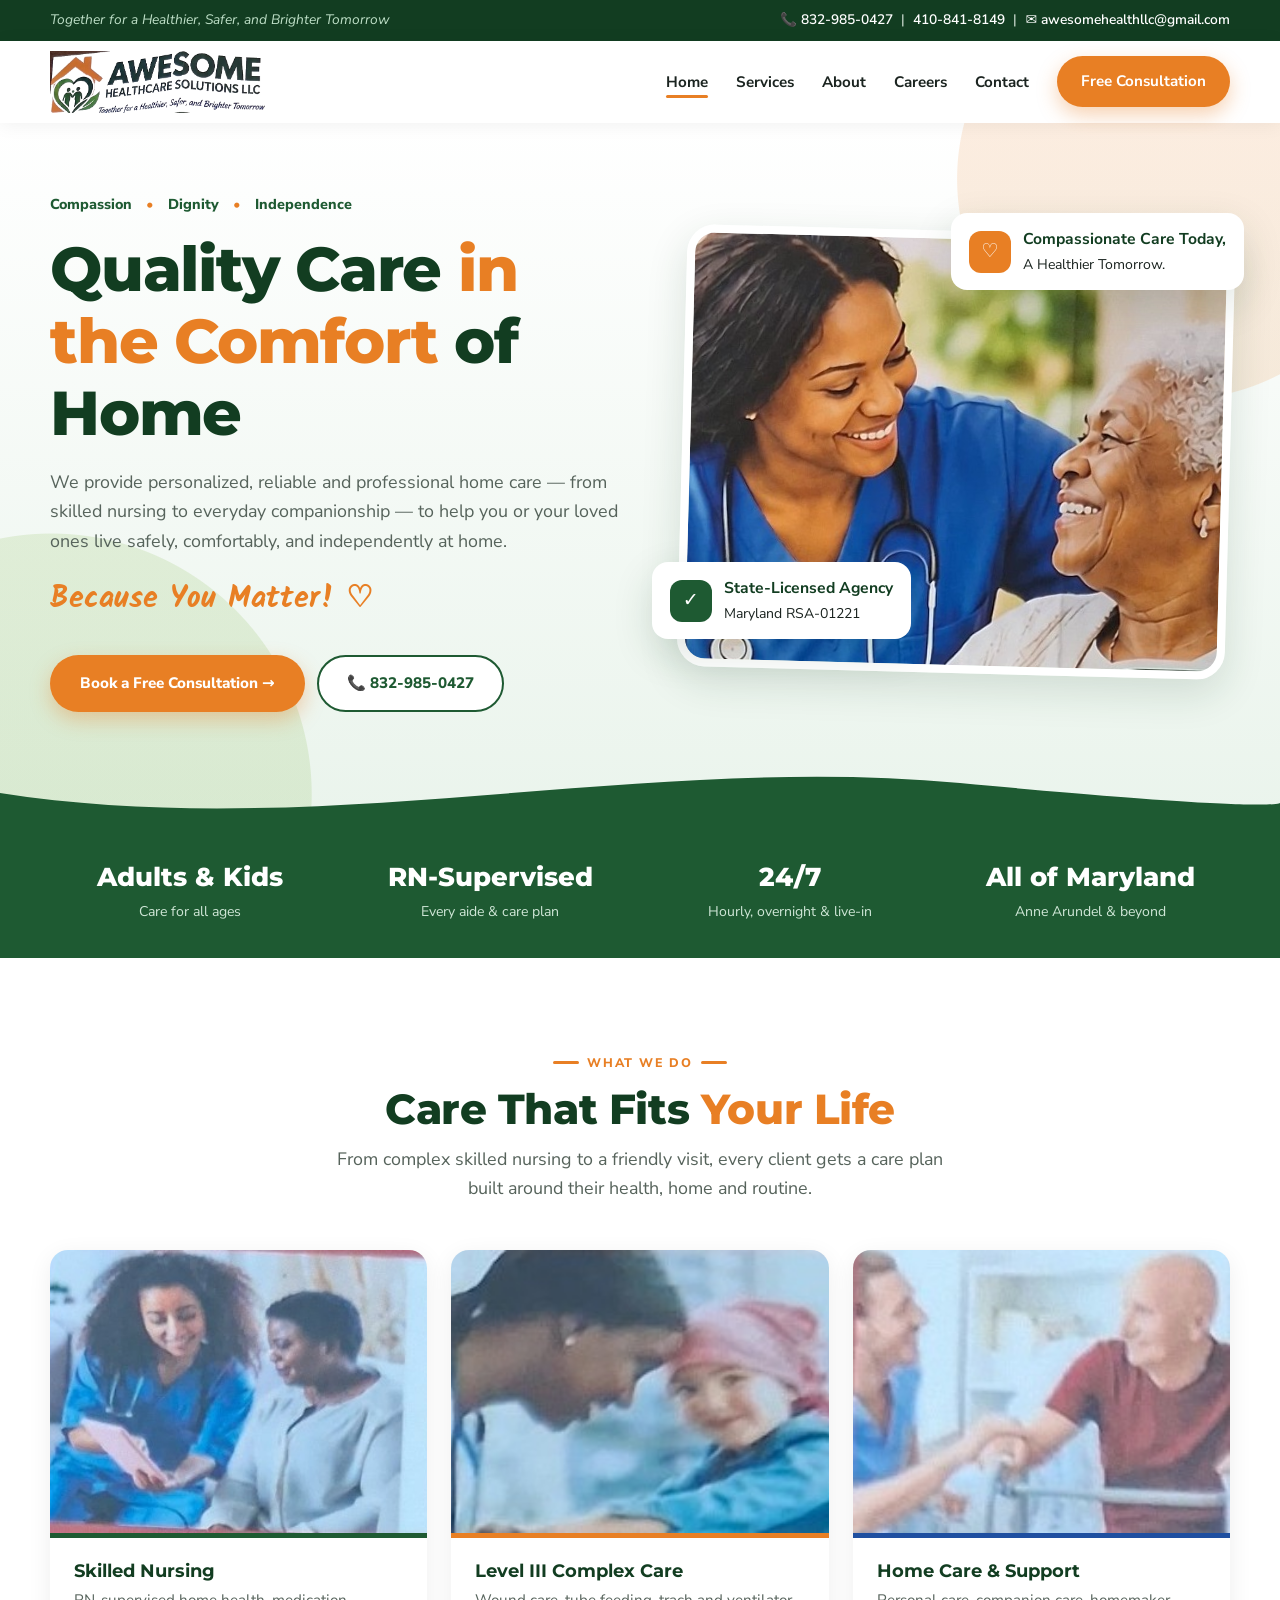
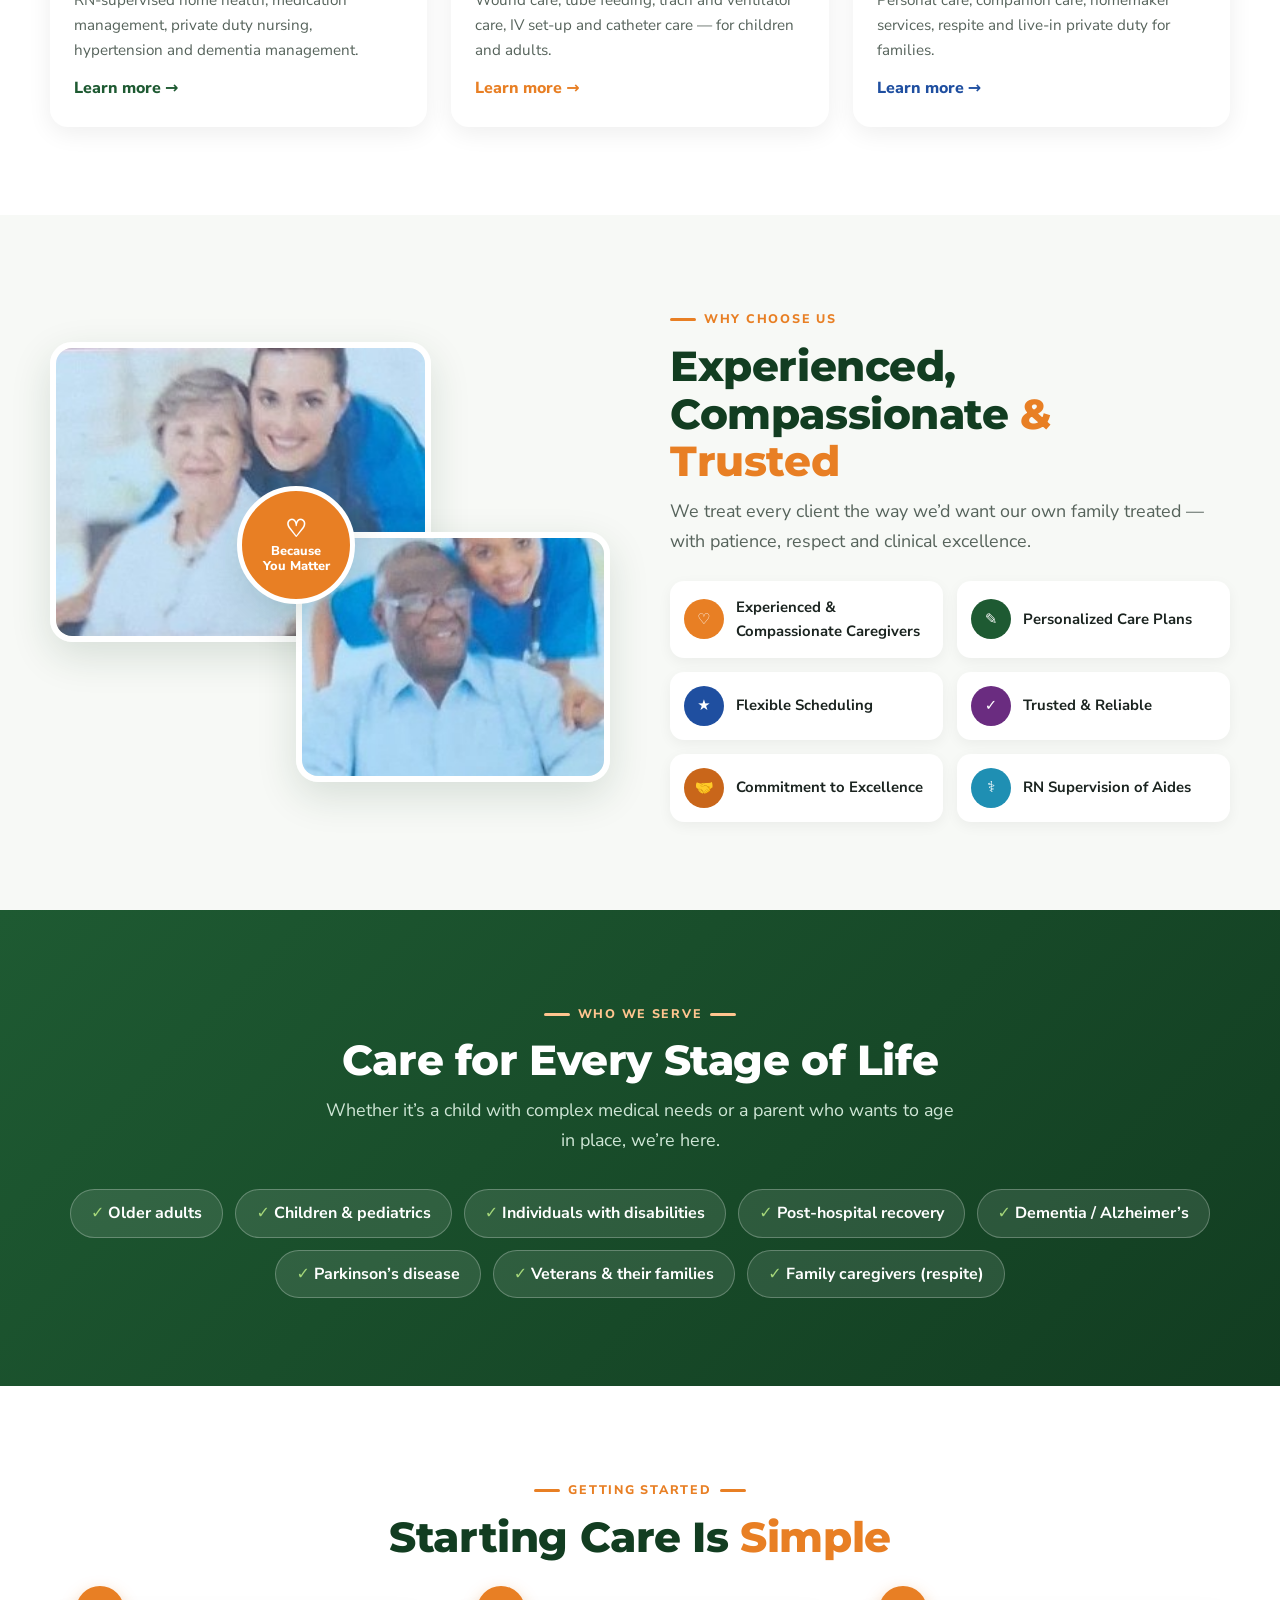
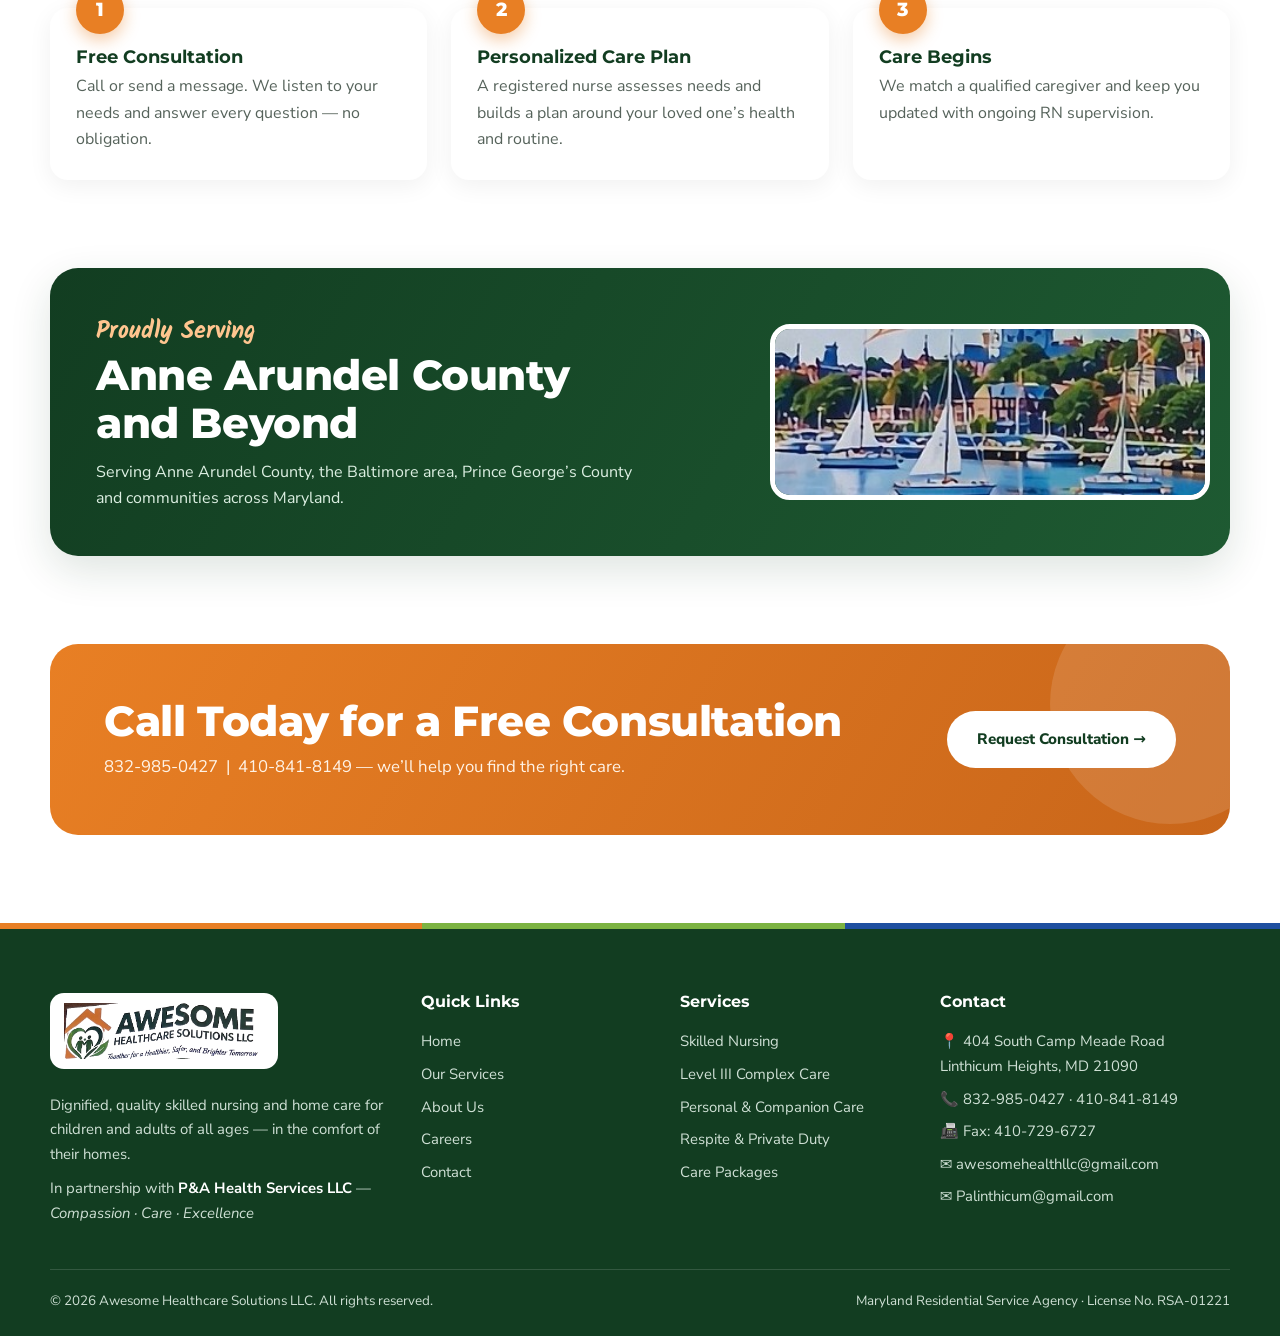
<file: index.html>
<!DOCTYPE html>
<html lang="en">
<head>
<meta charset="UTF-8">
<meta name="viewport" content="width=device-width, initial-scale=1.0">
<title>Home Care &amp; Skilled Nursing in Maryland | Awesome Healthcare Solutions LLC</title>
<meta name="description" content="Licensed Maryland home care agency providing skilled nursing, Level III complex care, personal care, companion care and respite for children and adults.">
<link rel="icon" type="image/png" href="images/logo-mark.png">
<link rel="preconnect" href="https://fonts.googleapis.com">
<link rel="preconnect" href="https://fonts.gstatic.com" crossorigin>
<link href="https://fonts.googleapis.com/css2?family=Montserrat:wght@700;800&family=Nunito+Sans:wght@400;600;700;800&family=Kalam:wght@700&display=swap" rel="stylesheet">
<link rel="stylesheet" href="styles.css">
</head>
<body>
<div class="topbar"><div class="container">
  <span class="tag">Together for a Healthier, Safer, and Brighter Tomorrow</span>
  <span><a href="tel:+18329850427">📞 832-985-0427</a> &nbsp;|&nbsp; <a href="tel:+14108418149">410-841-8149</a><span class="hide-sm"> &nbsp;|&nbsp; <a href="mailto:awesomehealthllc@gmail.com">✉ awesomehealthllc@gmail.com</a></span></span>
</div></div>
<header class="nav"><div class="container">
  <a class="brand" href="index.html"><img src="images/logo-full.png" alt="Awesome Healthcare Solutions LLC"></a>
  <button class="burger" aria-label="Open menu">☰</button>
  <ul class="menu">
    <li><a href="index.html">Home</a></li>
    <li><a href="services.html">Services</a></li>
    <li><a href="about.html">About</a></li>
    <li><a href="careers.html">Careers</a></li>
    <li><a href="contact.html">Contact</a></li>
    <li><a class="btn btn-primary" href="contact.html#consult">Free Consultation</a></li>
  </ul>
</div></header>

<section class="hero"><div class="container">
  <div>
    <div class="pillars"><span>Compassion</span><span>Dignity</span><span>Independence</span></div>
    <h1>Quality Care <span class="o">in the Comfort</span> of Home</h1>
    <p class="lead" style="margin-top:18px">We provide personalized, reliable and professional home care &mdash; from skilled nursing to everyday companionship &mdash; to help you or your loved ones live safely, comfortably, and independently at home.</p>
    <span class="script">Because You Matter! ♡</span>
    <div class="btn-row"><a class="btn btn-primary" href="contact.html#consult">Book a Free Consultation →</a><a class="btn btn-outline" href="tel:+18329850427">📞 832-985-0427</a></div>
  </div>
  <div class="hero-media">
    <div class="photo"><img src="images/hero.jpg" alt="Smiling nurse caring for an older woman at home"></div>
    <div class="float f2"><div class="dot">♡</div><div><b>Compassionate Care Today,</b>A Healthier Tomorrow.</div></div>
    <div class="float f1"><div class="dot">✓</div><div><b>State-Licensed Agency</b>Maryland RSA-01221</div></div>
  </div>
</div><div class="wave"><svg viewBox="0 0 1440 70" preserveAspectRatio="none"><path d="M0 40 C 360 90 720 0 1080 30 S 1440 50 1440 50 V70 H0Z" fill="#1e5a32"/></svg></div></section>

<div class="ribbon"><div class="container">
  <div><strong>Adults &amp; Kids</strong><span>Care for all ages</span></div>
  <div><strong>RN-Supervised</strong><span>Every aide &amp; care plan</span></div>
  <div><strong>24/7</strong><span>Hourly, overnight &amp; live-in</span></div>
  <div><strong>All of Maryland</strong><span>Anne Arundel &amp; beyond</span></div>
</div></div>

<section><div class="container center reveal">
  <span class="eyebrow">What We Do</span>
  <h2>Care That Fits <span class="o">Your Life</span></h2>
  <p class="lead">From complex skilled nursing to a friendly visit, every client gets a care plan built around their health, home and routine.</p>
  <div class="grid g3 mt">
    <a class="pcard" style="--c:var(--green)" href="services.html#skilled"><img src="images/care-5.jpg" alt="Nurse reviewing care with a client"><div class="in"><h3>Skilled Nursing</h3><p>RN-supervised home health, medication management, private duty nursing, hypertension and dementia management.</p><span class="more">Learn more →</span></div></a>
    <a class="pcard" style="--c:var(--orange)" href="services.html#complex"><img src="images/care-3.jpg" alt="Nurse caring for a child"><div class="in"><h3>Level III Complex Care</h3><p>Wound care, tube feeding, trach and ventilator care, IV set-up and catheter care &mdash; for children and adults.</p><span class="more">Learn more →</span></div></a>
    <a class="pcard" style="--c:var(--blue)" href="services.html#homecare"><img src="images/care-4.jpg" alt="Caregiver helping an older man with a walker"><div class="in"><h3>Home Care &amp; Support</h3><p>Personal care, companion care, homemaker services, respite and live-in private duty for families.</p><span class="more">Learn more →</span></div></a>
  </div>
</div></section>

<section class="soft"><div class="container split">
  <div class="stack reveal">
    <img class="a" src="images/care-1.jpg" alt="Caregiver with a smiling older woman">
    <img class="b" src="images/care-2.jpg" alt="Nurse with a smiling older man">
    <div class="seal"><div><b>♡</b>Because<br>You Matter</div></div>
  </div>
  <div class="reveal">
    <span class="eyebrow">Why Choose Us</span>
    <h2>Experienced, Compassionate <span class="o">&amp; Trusted</span></h2>
    <p class="lead">We treat every client the way we&rsquo;d want our own family treated &mdash; with patience, respect and clinical excellence.</p>
    <div class="why">
      <div><i style="background:var(--orange)">♡</i>Experienced &amp; Compassionate Caregivers</div>
      <div><i style="background:var(--green)">✎</i>Personalized Care Plans</div>
      <div><i style="background:var(--blue)">★</i>Flexible Scheduling</div>
      <div><i style="background:var(--purple)">✓</i>Trusted &amp; Reliable</div>
      <div><i style="background:var(--orange-dk)">🤝</i>Commitment to Excellence</div>
      <div><i style="background:var(--teal)">⚕</i>RN Supervision of Aides</div>
    </div>
  </div>
</div></section>

<section class="serve"><div class="container center reveal">
  <span class="eyebrow">Who We Serve</span>
  <h2>Care for Every Stage of Life</h2>
  <p class="lead">Whether it&rsquo;s a child with complex medical needs or a parent who wants to age in place, we&rsquo;re here.</p>
  <div class="chips"><span>Older adults</span><span>Children &amp; pediatrics</span><span>Individuals with disabilities</span><span>Post-hospital recovery</span><span>Dementia / Alzheimer&rsquo;s</span><span>Parkinson&rsquo;s disease</span><span>Veterans &amp; their families</span><span>Family caregivers (respite)</span></div>
</div></section>

<section><div class="container center reveal">
  <span class="eyebrow">Getting Started</span>
  <h2>Starting Care Is <span class="o">Simple</span></h2>
  <div class="grid g3 mt steps">
    <div class="step"><h3>Free Consultation</h3><p>Call or send a message. We listen to your needs and answer every question &mdash; no obligation.</p></div>
    <div class="step"><h3>Personalized Care Plan</h3><p>A registered nurse assesses needs and builds a plan around your loved one&rsquo;s health and routine.</p></div>
    <div class="step"><h3>Care Begins</h3><p>We match a qualified caregiver and keep you updated with ongoing RN supervision.</p></div>
  </div>
</div></section>

<section style="padding-top:0"><div class="container reveal">
  <div class="harbor"><div class="txt">
    <span class="script">Proudly Serving</span>
    <h2>Anne Arundel County and Beyond</h2>
    <p>Serving Anne Arundel County, the Baltimore area, Prince George&rsquo;s County and communities across Maryland.</p>
  </div><img src="images/annapolis.jpg" alt="Annapolis harbor illustration"></div>
</div></section>

<section style="padding-top:0"><div class="container reveal">
  <div class="cta"><div><h2>Call Today for a Free Consultation</h2><p>832-985-0427 &nbsp;|&nbsp; 410-841-8149 &mdash; we&rsquo;ll help you find the right care.</p></div><a class="btn btn-light" href="contact.html#consult">Request Consultation →</a></div>
</div></section>

<footer><div class="container">
  <div class="grid">
    <div>
      <a class="flogo" href="index.html"><img src="images/logo-full.png" alt="Awesome Healthcare Solutions LLC"></a>
      <p>Dignified, quality skilled nursing and home care for children and adults of all ages &mdash; in the comfort of their homes.</p>
      <p style="margin-top:10px">In partnership with <strong style="color:#fff">P&amp;A Health Services LLC</strong> &mdash; <em>Compassion &middot; Care &middot; Excellence</em></p>
    </div>
    <div><h4>Quick Links</h4><ul>
      <li><a href="index.html">Home</a></li><li><a href="services.html">Our Services</a></li><li><a href="about.html">About Us</a></li>
      <li><a href="careers.html">Careers</a></li><li><a href="contact.html">Contact</a></li></ul></div>
    <div><h4>Services</h4><ul>
      <li><a href="services.html#skilled">Skilled Nursing</a></li><li><a href="services.html#complex">Level III Complex Care</a></li>
      <li><a href="services.html#homecare">Personal &amp; Companion Care</a></li><li><a href="services.html#homecare">Respite &amp; Private Duty</a></li><li><a href="services.html#packages">Care Packages</a></li></ul></div>
    <div><h4>Contact</h4><ul>
      <li>📍 404 South Camp Meade Road<br>Linthicum Heights, MD 21090</li>
      <li>📞 <a href="tel:+18329850427">832-985-0427</a> &middot; <a href="tel:+14108418149">410-841-8149</a></li>
      <li>📠 Fax: 410-729-6727</li>
      <li>✉ <a href="mailto:awesomehealthllc@gmail.com">awesomehealthllc@gmail.com</a></li>
      <li>✉ <a href="mailto:Palinthicum@gmail.com">Palinthicum@gmail.com</a></li></ul></div>
  </div>
  <div class="copy"><span>&copy; <span id="year"></span> Awesome Healthcare Solutions LLC. All rights reserved.</span><span>Maryland Residential Service Agency &middot; License No. RSA-01221</span></div>
</div></footer>
<a class="callfab" href="tel:+18329850427" aria-label="Call us">📞</a>
<script src="script.js"></script>
</body>
</html>
</file>
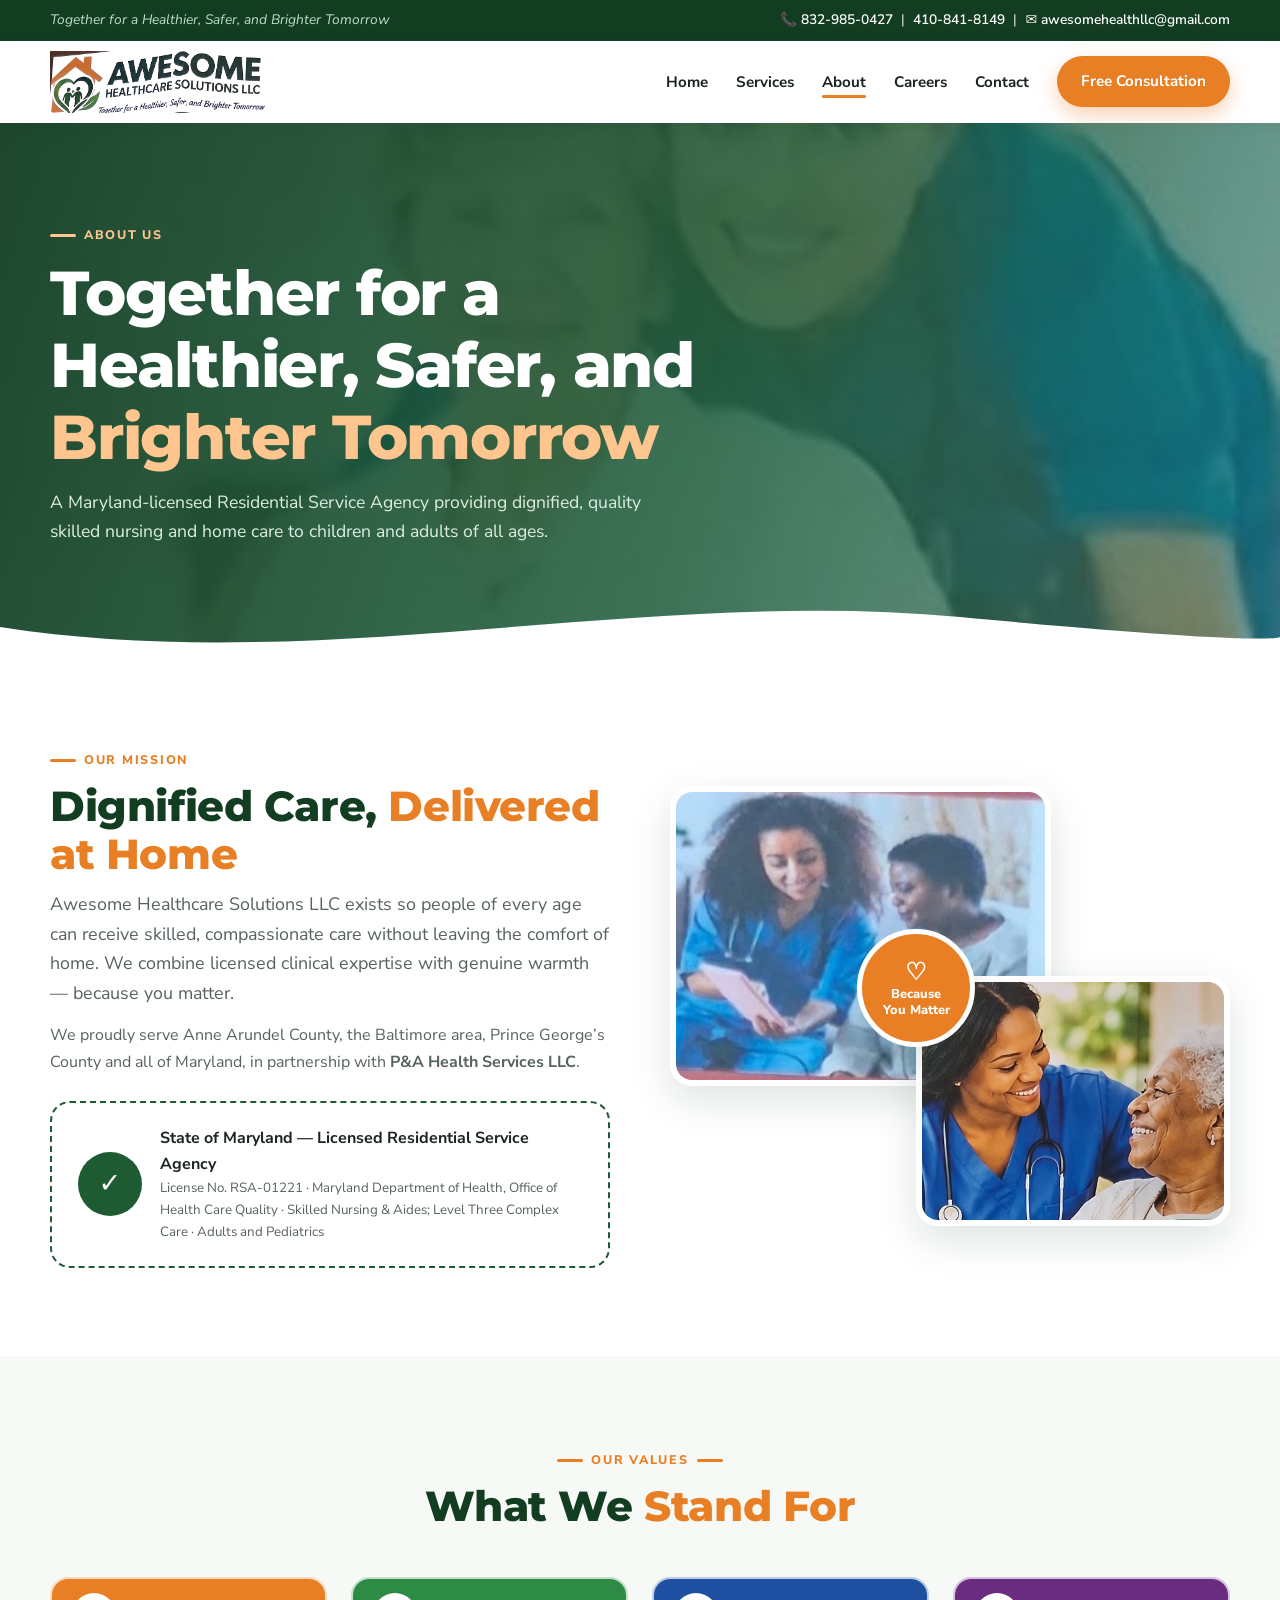
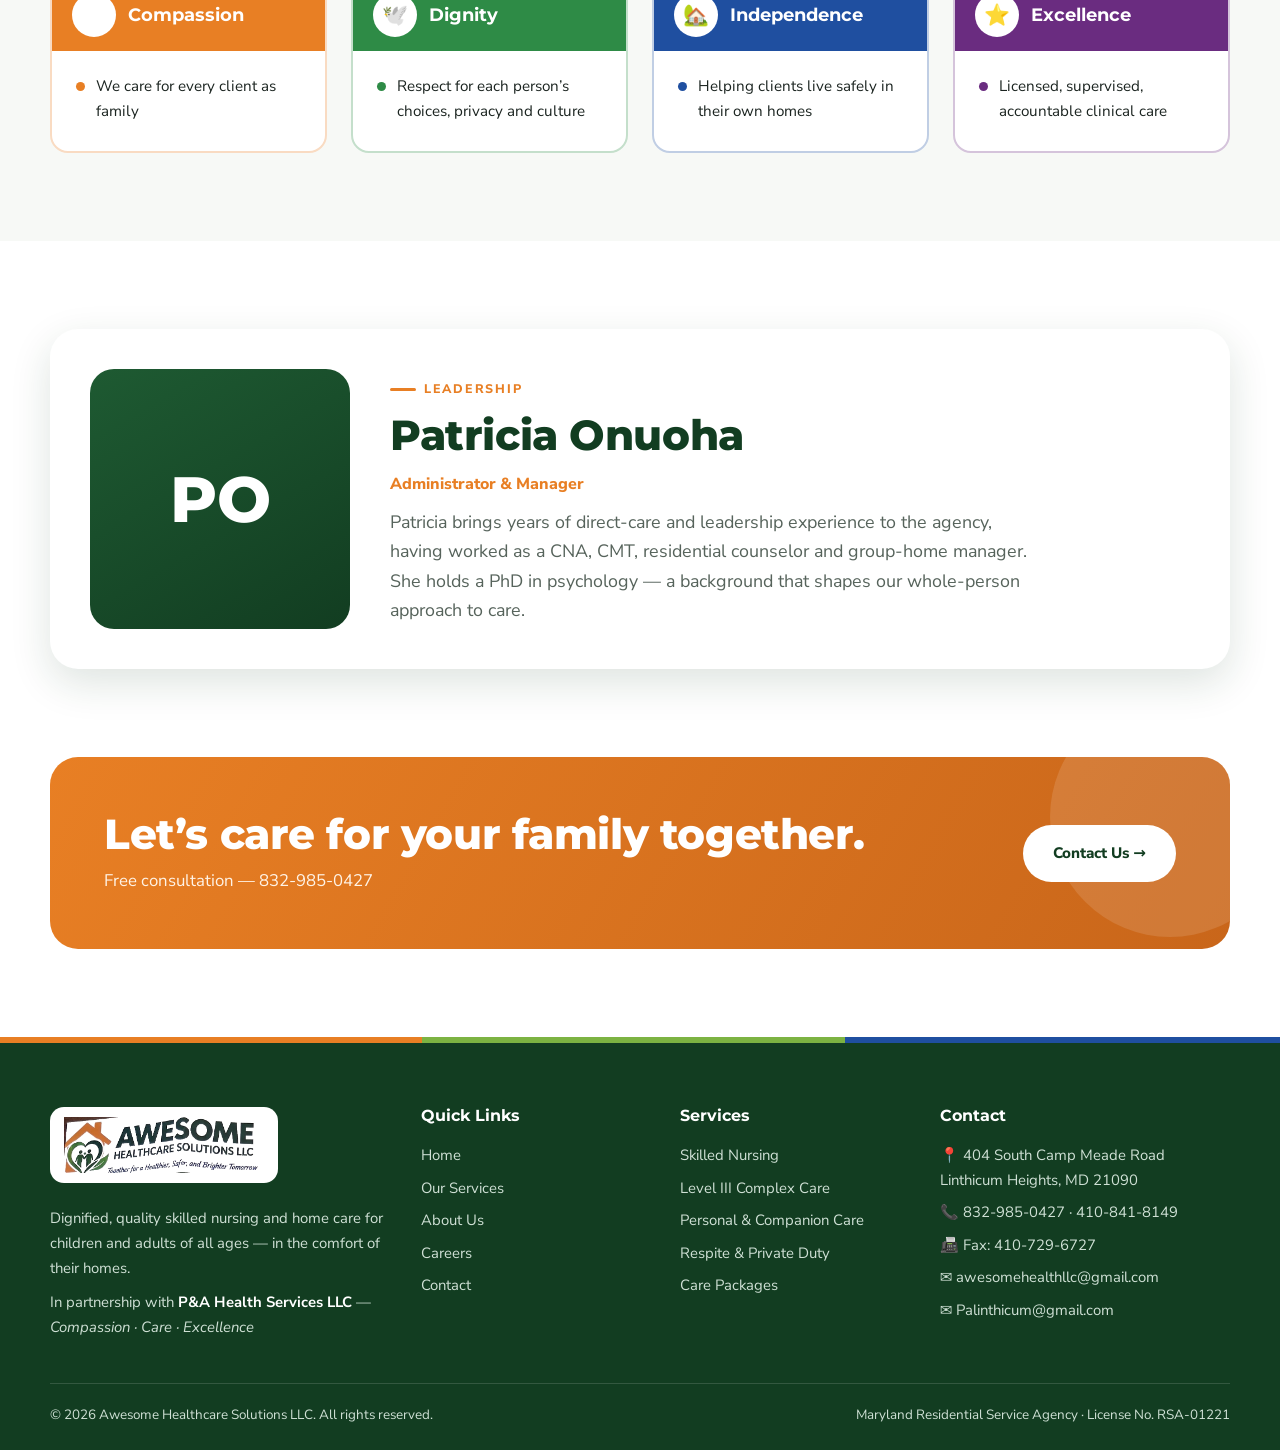
<file: about.html>
<!DOCTYPE html>
<html lang="en">
<head>
<meta charset="UTF-8">
<meta name="viewport" content="width=device-width, initial-scale=1.0">
<title>About Us | Awesome Healthcare Solutions LLC</title>
<meta name="description" content="About Awesome Healthcare Solutions LLC, a Maryland-licensed Residential Service Agency.">
<link rel="icon" type="image/png" href="images/logo-mark.png">
<link rel="preconnect" href="https://fonts.googleapis.com">
<link rel="preconnect" href="https://fonts.gstatic.com" crossorigin>
<link href="https://fonts.googleapis.com/css2?family=Montserrat:wght@700;800&family=Nunito+Sans:wght@400;600;700;800&family=Kalam:wght@700&display=swap" rel="stylesheet">
<link rel="stylesheet" href="styles.css">
</head>
<body>
<div class="topbar"><div class="container">
  <span class="tag">Together for a Healthier, Safer, and Brighter Tomorrow</span>
  <span><a href="tel:+18329850427">📞 832-985-0427</a> &nbsp;|&nbsp; <a href="tel:+14108418149">410-841-8149</a><span class="hide-sm"> &nbsp;|&nbsp; <a href="mailto:awesomehealthllc@gmail.com">✉ awesomehealthllc@gmail.com</a></span></span>
</div></div>
<header class="nav"><div class="container">
  <a class="brand" href="index.html"><img src="images/logo-full.png" alt="Awesome Healthcare Solutions LLC"></a>
  <button class="burger" aria-label="Open menu">☰</button>
  <ul class="menu">
    <li><a href="index.html">Home</a></li>
    <li><a href="services.html">Services</a></li>
    <li><a href="about.html">About</a></li>
    <li><a href="careers.html">Careers</a></li>
    <li><a href="contact.html">Contact</a></li>
    <li><a class="btn btn-primary" href="contact.html#consult">Free Consultation</a></li>
  </ul>
</div></header>
<section class="page-head" style="--bg:url('images/care-1.jpg')"><div class="container"><span class="eyebrow">About Us</span><h1>Together for a Healthier, Safer, and <span style="color:#ffc58f">Brighter Tomorrow</span></h1><p>A Maryland-licensed Residential Service Agency providing dignified, quality skilled nursing and home care to children and adults of all ages.</p></div><div class="wave"><svg viewBox="0 0 1440 70" preserveAspectRatio="none"><path d="M0 40 C 360 90 720 0 1080 30 S 1440 50 1440 50 V70 H0Z" fill="#ffffff"/></svg></div></section>

<section><div class="container split">
  <div class="reveal">
    <span class="eyebrow">Our Mission</span>
    <h2>Dignified Care, <span class="o">Delivered at Home</span></h2>
    <p class="lead">Awesome Healthcare Solutions LLC exists so people of every age can receive skilled, compassionate care without leaving the comfort of home. We combine licensed clinical expertise with genuine warmth &mdash; because you matter.</p>
    <p style="margin-top:14px;color:var(--muted)">We proudly serve Anne Arundel County, the Baltimore area, Prince George&rsquo;s County and all of Maryland, in partnership with <strong>P&amp;A Health Services LLC</strong>.</p>
    <div class="license"><div class="seal">✓</div><div><strong>State of Maryland &mdash; Licensed Residential Service Agency</strong><small>License No. RSA-01221 &middot; Maryland Department of Health, Office of Health Care Quality &middot; Skilled Nursing &amp; Aides; Level Three Complex Care &middot; Adults and Pediatrics</small></div></div>
  </div>
  <div class="stack reveal">
    <img class="a" src="images/care-5.jpg" alt="Nurse with a client">
    <img class="b" src="images/hero.jpg" alt="Nurse with an older woman">
    <div class="seal"><div><b>♡</b>Because<br>You Matter</div></div>
  </div>
</div></section>

<section class="soft"><div class="container center reveal">
  <span class="eyebrow">Our Values</span><h2>What We <span class="o">Stand For</span></h2>
  <div class="grid g4 mt">
<div class="svc c-orange"><div class="tab"><div class="ic">❤️</div><h3>Compassion</h3></div><div class="body"><ul><li>We care for every client as family</li></ul></div></div><div class="svc c-green"><div class="tab"><div class="ic">🕊️</div><h3>Dignity</h3></div><div class="body"><ul><li>Respect for each person&rsquo;s choices, privacy and culture</li></ul></div></div><div class="svc c-blue"><div class="tab"><div class="ic">🏡</div><h3>Independence</h3></div><div class="body"><ul><li>Helping clients live safely in their own homes</li></ul></div></div><div class="svc c-purple"><div class="tab"><div class="ic">⭐</div><h3>Excellence</h3></div><div class="body"><ul><li>Licensed, supervised, accountable clinical care</li></ul></div></div>
  </div>
</div></section>

<section><div class="container reveal">
  <div class="leader">
    <div class="avatar">PO</div>
    <div>
      <span class="eyebrow">Leadership</span>
      <h2>Patricia Onuoha</h2>
      <p style="font-weight:800;color:var(--orange);margin-bottom:10px">Administrator &amp; Manager</p>
      <p class="lead">Patricia brings years of direct-care and leadership experience to the agency, having worked as a CNA, CMT, residential counselor and group-home manager. She holds a PhD in psychology &mdash; a background that shapes our whole-person approach to care.</p>
    </div>
  </div>
</div></section>

<section style="padding-top:0"><div class="container reveal">
  <div class="cta"><div><h2>Let&rsquo;s care for your family together.</h2><p>Free consultation &mdash; 832-985-0427</p></div><a class="btn btn-light" href="contact.html#consult">Contact Us →</a></div>
</div></section>

<footer><div class="container">
  <div class="grid">
    <div>
      <a class="flogo" href="index.html"><img src="images/logo-full.png" alt="Awesome Healthcare Solutions LLC"></a>
      <p>Dignified, quality skilled nursing and home care for children and adults of all ages &mdash; in the comfort of their homes.</p>
      <p style="margin-top:10px">In partnership with <strong style="color:#fff">P&amp;A Health Services LLC</strong> &mdash; <em>Compassion &middot; Care &middot; Excellence</em></p>
    </div>
    <div><h4>Quick Links</h4><ul>
      <li><a href="index.html">Home</a></li><li><a href="services.html">Our Services</a></li><li><a href="about.html">About Us</a></li>
      <li><a href="careers.html">Careers</a></li><li><a href="contact.html">Contact</a></li></ul></div>
    <div><h4>Services</h4><ul>
      <li><a href="services.html#skilled">Skilled Nursing</a></li><li><a href="services.html#complex">Level III Complex Care</a></li>
      <li><a href="services.html#homecare">Personal &amp; Companion Care</a></li><li><a href="services.html#homecare">Respite &amp; Private Duty</a></li><li><a href="services.html#packages">Care Packages</a></li></ul></div>
    <div><h4>Contact</h4><ul>
      <li>📍 404 South Camp Meade Road<br>Linthicum Heights, MD 21090</li>
      <li>📞 <a href="tel:+18329850427">832-985-0427</a> &middot; <a href="tel:+14108418149">410-841-8149</a></li>
      <li>📠 Fax: 410-729-6727</li>
      <li>✉ <a href="mailto:awesomehealthllc@gmail.com">awesomehealthllc@gmail.com</a></li>
      <li>✉ <a href="mailto:Palinthicum@gmail.com">Palinthicum@gmail.com</a></li></ul></div>
  </div>
  <div class="copy"><span>&copy; <span id="year"></span> Awesome Healthcare Solutions LLC. All rights reserved.</span><span>Maryland Residential Service Agency &middot; License No. RSA-01221</span></div>
</div></footer>
<a class="callfab" href="tel:+18329850427" aria-label="Call us">📞</a>
<script src="script.js"></script>
</body>
</html>
</file>
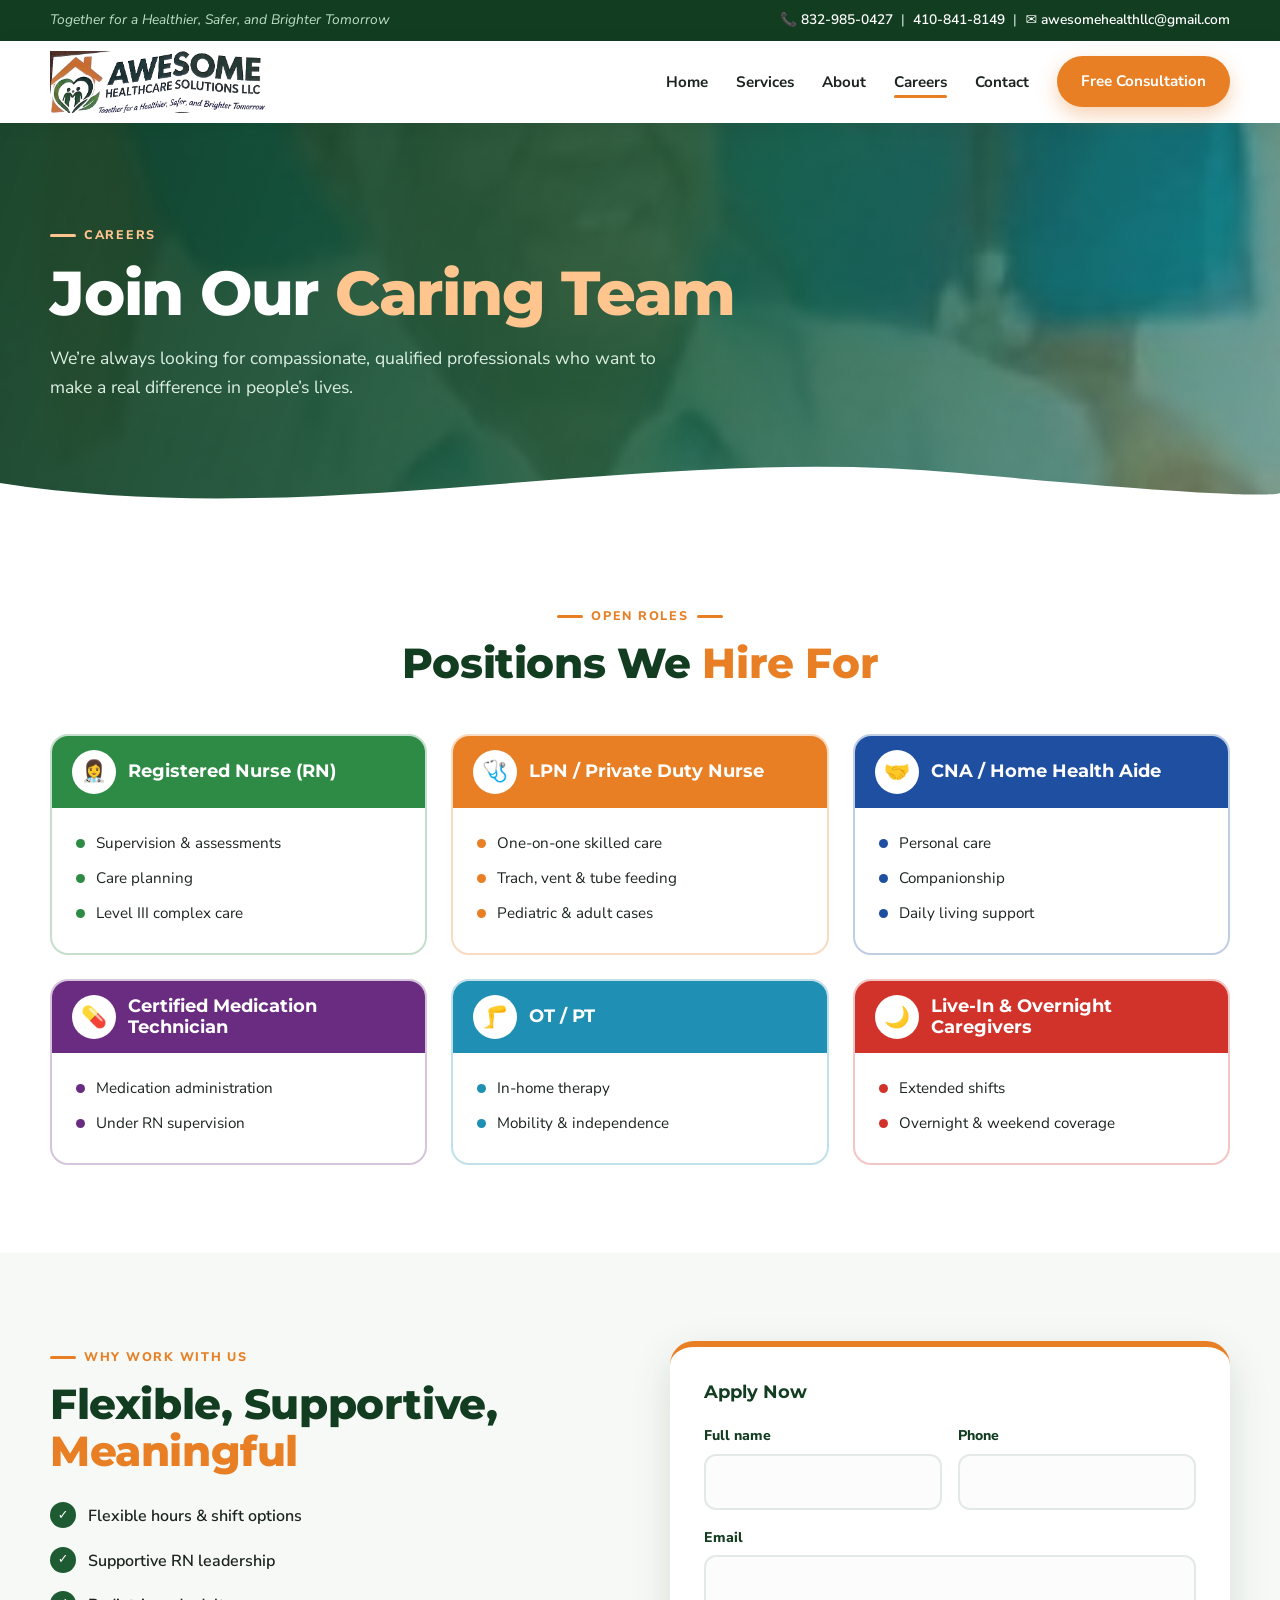
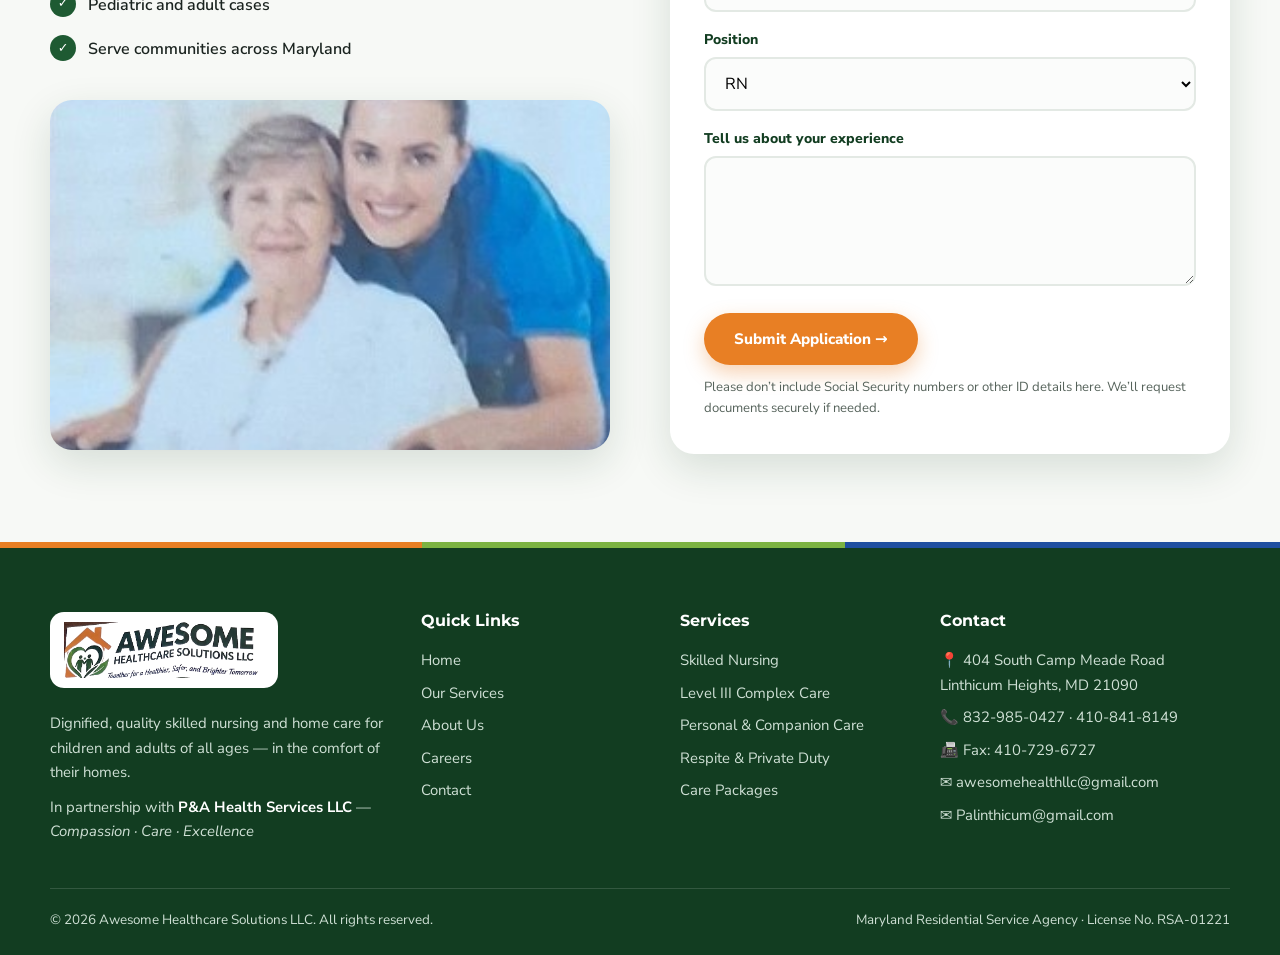
<file: careers.html>
<!DOCTYPE html>
<html lang="en">
<head>
<meta charset="UTF-8">
<meta name="viewport" content="width=device-width, initial-scale=1.0">
<title>Careers | Awesome Healthcare Solutions LLC</title>
<meta name="description" content="Join our team of RNs, LPNs, CNAs, CMTs and caregivers in Maryland.">
<link rel="icon" type="image/png" href="images/logo-mark.png">
<link rel="preconnect" href="https://fonts.googleapis.com">
<link rel="preconnect" href="https://fonts.gstatic.com" crossorigin>
<link href="https://fonts.googleapis.com/css2?family=Montserrat:wght@700;800&family=Nunito+Sans:wght@400;600;700;800&family=Kalam:wght@700&display=swap" rel="stylesheet">
<link rel="stylesheet" href="styles.css">
</head>
<body>
<div class="topbar"><div class="container">
  <span class="tag">Together for a Healthier, Safer, and Brighter Tomorrow</span>
  <span><a href="tel:+18329850427">📞 832-985-0427</a> &nbsp;|&nbsp; <a href="tel:+14108418149">410-841-8149</a><span class="hide-sm"> &nbsp;|&nbsp; <a href="mailto:awesomehealthllc@gmail.com">✉ awesomehealthllc@gmail.com</a></span></span>
</div></div>
<header class="nav"><div class="container">
  <a class="brand" href="index.html"><img src="images/logo-full.png" alt="Awesome Healthcare Solutions LLC"></a>
  <button class="burger" aria-label="Open menu">☰</button>
  <ul class="menu">
    <li><a href="index.html">Home</a></li>
    <li><a href="services.html">Services</a></li>
    <li><a href="about.html">About</a></li>
    <li><a href="careers.html">Careers</a></li>
    <li><a href="contact.html">Contact</a></li>
    <li><a class="btn btn-primary" href="contact.html#consult">Free Consultation</a></li>
  </ul>
</div></header>
<section class="page-head" style="--bg:url('images/care-2.jpg')"><div class="container"><span class="eyebrow">Careers</span><h1>Join Our <span style="color:#ffc58f">Caring Team</span></h1><p>We&rsquo;re always looking for compassionate, qualified professionals who want to make a real difference in people&rsquo;s lives.</p></div><div class="wave"><svg viewBox="0 0 1440 70" preserveAspectRatio="none"><path d="M0 40 C 360 90 720 0 1080 30 S 1440 50 1440 50 V70 H0Z" fill="#ffffff"/></svg></div></section>

<section><div class="container">
  <div class="center reveal"><span class="eyebrow">Open Roles</span><h2>Positions We <span class="o">Hire For</span></h2></div>
  <div class="grid g3 mt reveal">
<div class="svc c-green"><div class="tab"><div class="ic">👩‍⚕️</div><h3>Registered Nurse (RN)</h3></div><div class="body"><ul><li>Supervision &amp; assessments</li><li>Care planning</li><li>Level III complex care</li></ul></div></div><div class="svc c-orange"><div class="tab"><div class="ic">🩺</div><h3>LPN / Private Duty Nurse</h3></div><div class="body"><ul><li>One-on-one skilled care</li><li>Trach, vent &amp; tube feeding</li><li>Pediatric &amp; adult cases</li></ul></div></div><div class="svc c-blue"><div class="tab"><div class="ic">🤝</div><h3>CNA / Home Health Aide</h3></div><div class="body"><ul><li>Personal care</li><li>Companionship</li><li>Daily living support</li></ul></div></div><div class="svc c-purple"><div class="tab"><div class="ic">💊</div><h3>Certified Medication Technician</h3></div><div class="body"><ul><li>Medication administration</li><li>Under RN supervision</li></ul></div></div><div class="svc c-teal"><div class="tab"><div class="ic">🦵</div><h3>OT / PT</h3></div><div class="body"><ul><li>In-home therapy</li><li>Mobility &amp; independence</li></ul></div></div><div class="svc c-red"><div class="tab"><div class="ic">🌙</div><h3>Live-In &amp; Overnight Caregivers</h3></div><div class="body"><ul><li>Extended shifts</li><li>Overnight &amp; weekend coverage</li></ul></div></div>
  </div>
</div></section>

<section class="soft"><div class="container split" style="align-items:start">
  <div class="reveal">
    <span class="eyebrow">Why Work With Us</span><h2>Flexible, Supportive, <span class="o">Meaningful</span></h2>
    <ul class="checks" style="margin-top:18px"><li>Flexible hours &amp; shift options</li><li>Supportive RN leadership</li><li>Pediatric and adult cases</li><li>Serve communities across Maryland</li></ul>
    <img src="images/care-1.jpg" alt="Caregiver with client" style="border-radius:22px;margin-top:28px;box-shadow:var(--shadow);width:100%;aspect-ratio:16/10;object-fit:cover">
  </div>
  <form class="formcard reveal" name="careers" method="POST" data-netlify="true" netlify-honeypot="bot-field" action="thank-you.html">
    <input type="hidden" name="form-name" value="careers"><p hidden><input name="bot-field"></p>
    <h3>Apply Now</h3>
    <div class="row"><div><label>Full name</label><input name="name" required></div><div><label>Phone</label><input name="phone" type="tel" required></div></div>
    <label>Email</label><input name="email" type="email" required>
    <label>Position</label><select name="position"><option>RN</option><option>LPN / PDN</option><option>CNA / HHA</option><option>CMT</option><option>OT / PT</option><option>Live-in / Overnight caregiver</option></select>
    <label>Tell us about your experience</label><textarea name="experience"></textarea>
    <button class="btn btn-primary" style="margin-top:18px" type="submit">Submit Application →</button>
    <p class="note">Please don&rsquo;t include Social Security numbers or other ID details here. We&rsquo;ll request documents securely if needed.</p>
  </form>
</div></section>

<footer><div class="container">
  <div class="grid">
    <div>
      <a class="flogo" href="index.html"><img src="images/logo-full.png" alt="Awesome Healthcare Solutions LLC"></a>
      <p>Dignified, quality skilled nursing and home care for children and adults of all ages &mdash; in the comfort of their homes.</p>
      <p style="margin-top:10px">In partnership with <strong style="color:#fff">P&amp;A Health Services LLC</strong> &mdash; <em>Compassion &middot; Care &middot; Excellence</em></p>
    </div>
    <div><h4>Quick Links</h4><ul>
      <li><a href="index.html">Home</a></li><li><a href="services.html">Our Services</a></li><li><a href="about.html">About Us</a></li>
      <li><a href="careers.html">Careers</a></li><li><a href="contact.html">Contact</a></li></ul></div>
    <div><h4>Services</h4><ul>
      <li><a href="services.html#skilled">Skilled Nursing</a></li><li><a href="services.html#complex">Level III Complex Care</a></li>
      <li><a href="services.html#homecare">Personal &amp; Companion Care</a></li><li><a href="services.html#homecare">Respite &amp; Private Duty</a></li><li><a href="services.html#packages">Care Packages</a></li></ul></div>
    <div><h4>Contact</h4><ul>
      <li>📍 404 South Camp Meade Road<br>Linthicum Heights, MD 21090</li>
      <li>📞 <a href="tel:+18329850427">832-985-0427</a> &middot; <a href="tel:+14108418149">410-841-8149</a></li>
      <li>📠 Fax: 410-729-6727</li>
      <li>✉ <a href="mailto:awesomehealthllc@gmail.com">awesomehealthllc@gmail.com</a></li>
      <li>✉ <a href="mailto:Palinthicum@gmail.com">Palinthicum@gmail.com</a></li></ul></div>
  </div>
  <div class="copy"><span>&copy; <span id="year"></span> Awesome Healthcare Solutions LLC. All rights reserved.</span><span>Maryland Residential Service Agency &middot; License No. RSA-01221</span></div>
</div></footer>
<a class="callfab" href="tel:+18329850427" aria-label="Call us">📞</a>
<script src="script.js"></script>
</body>
</html>
</file>
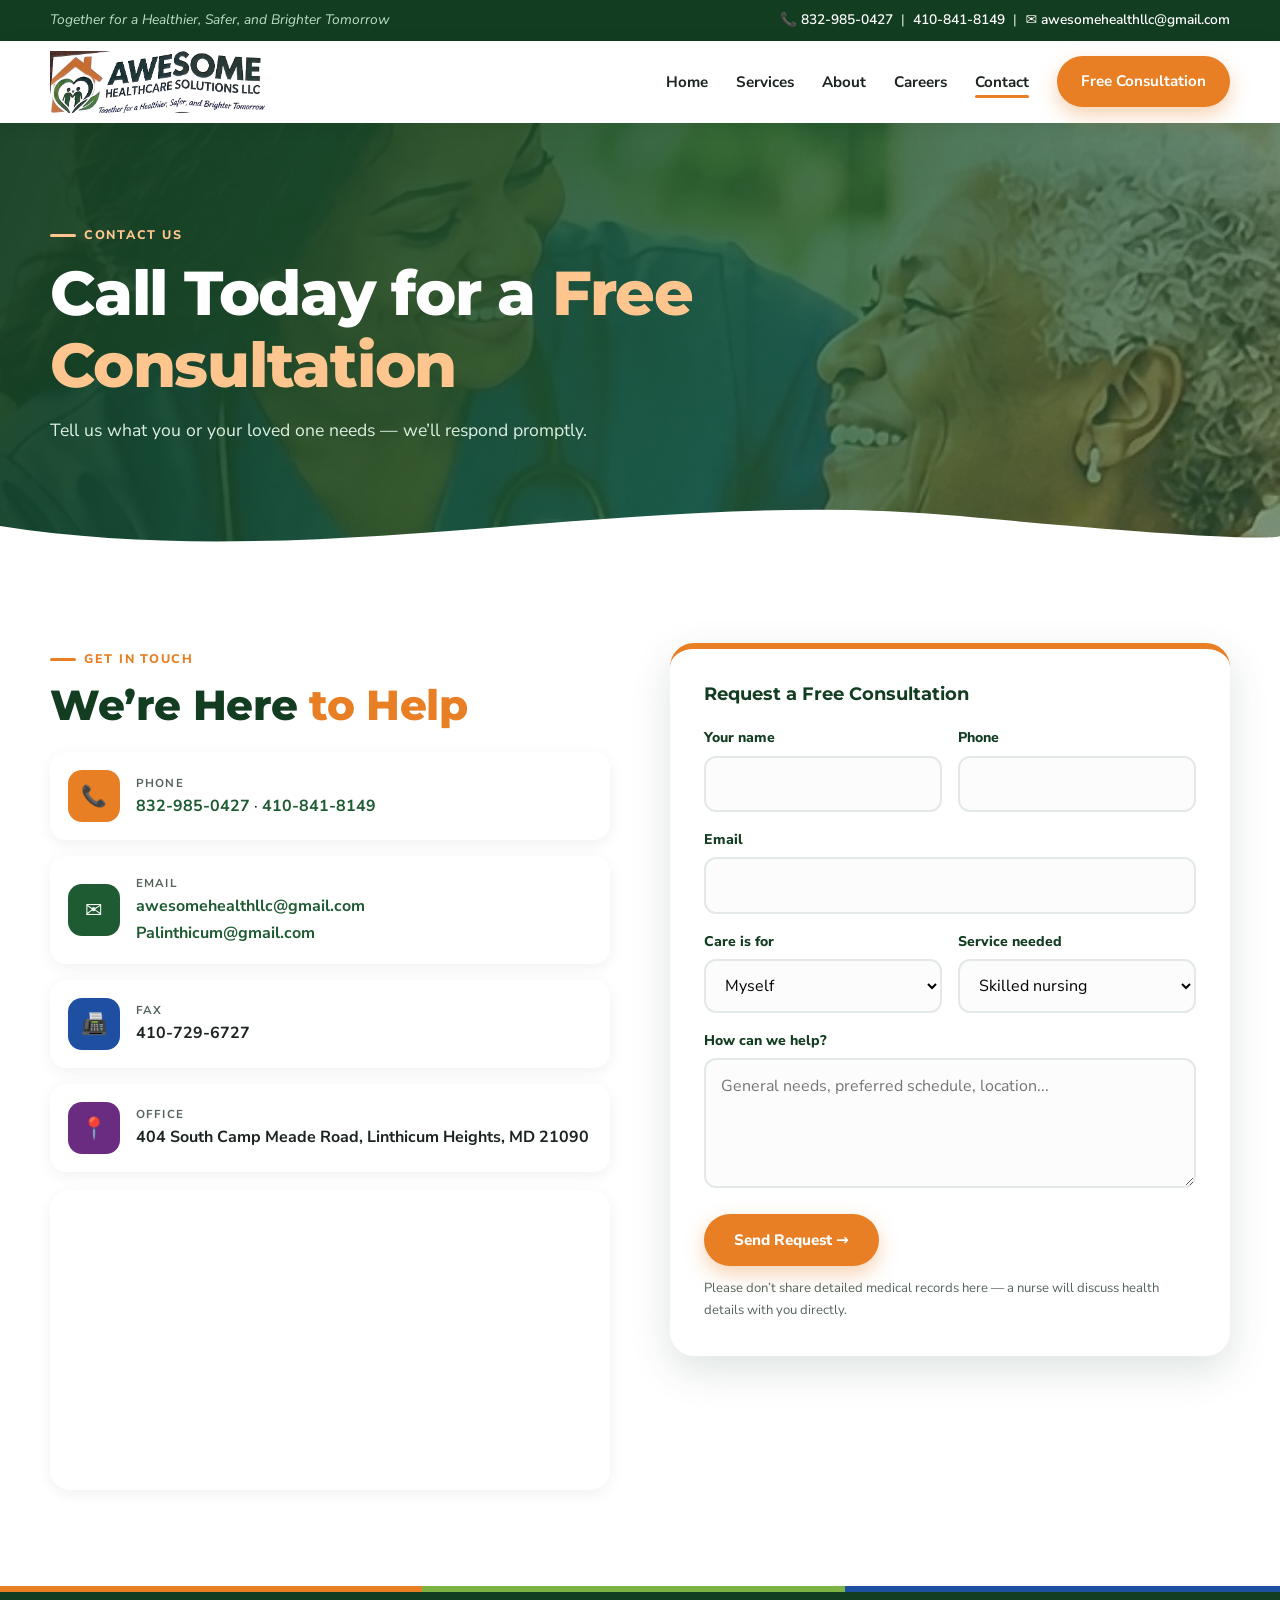
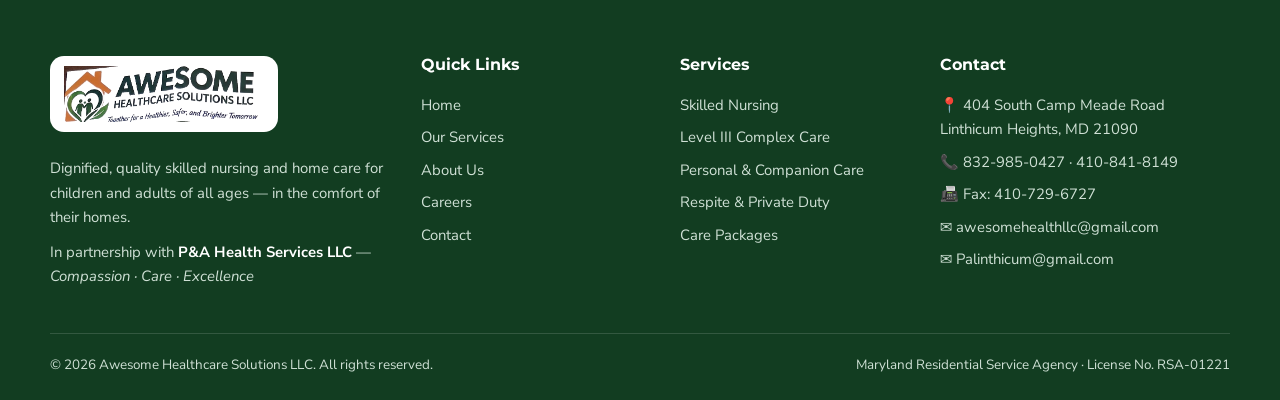
<file: contact.html>
<!DOCTYPE html>
<html lang="en">
<head>
<meta charset="UTF-8">
<meta name="viewport" content="width=device-width, initial-scale=1.0">
<title>Contact | Awesome Healthcare Solutions LLC</title>
<meta name="description" content="Contact Awesome Healthcare Solutions LLC for a free home care consultation.">
<link rel="icon" type="image/png" href="images/logo-mark.png">
<link rel="preconnect" href="https://fonts.googleapis.com">
<link rel="preconnect" href="https://fonts.gstatic.com" crossorigin>
<link href="https://fonts.googleapis.com/css2?family=Montserrat:wght@700;800&family=Nunito+Sans:wght@400;600;700;800&family=Kalam:wght@700&display=swap" rel="stylesheet">
<link rel="stylesheet" href="styles.css">
</head>
<body>
<div class="topbar"><div class="container">
  <span class="tag">Together for a Healthier, Safer, and Brighter Tomorrow</span>
  <span><a href="tel:+18329850427">📞 832-985-0427</a> &nbsp;|&nbsp; <a href="tel:+14108418149">410-841-8149</a><span class="hide-sm"> &nbsp;|&nbsp; <a href="mailto:awesomehealthllc@gmail.com">✉ awesomehealthllc@gmail.com</a></span></span>
</div></div>
<header class="nav"><div class="container">
  <a class="brand" href="index.html"><img src="images/logo-full.png" alt="Awesome Healthcare Solutions LLC"></a>
  <button class="burger" aria-label="Open menu">☰</button>
  <ul class="menu">
    <li><a href="index.html">Home</a></li>
    <li><a href="services.html">Services</a></li>
    <li><a href="about.html">About</a></li>
    <li><a href="careers.html">Careers</a></li>
    <li><a href="contact.html">Contact</a></li>
    <li><a class="btn btn-primary" href="contact.html#consult">Free Consultation</a></li>
  </ul>
</div></header>
<section class="page-head" style="--bg:url('images/hero.jpg')"><div class="container"><span class="eyebrow">Contact Us</span><h1>Call Today for a <span style="color:#ffc58f">Free Consultation</span></h1><p>Tell us what you or your loved one needs &mdash; we&rsquo;ll respond promptly.</p></div><div class="wave"><svg viewBox="0 0 1440 70" preserveAspectRatio="none"><path d="M0 40 C 360 90 720 0 1080 30 S 1440 50 1440 50 V70 H0Z" fill="#ffffff"/></svg></div></section>

<section id="consult"><div class="container split" style="align-items:start">
  <div class="reveal">
    <span class="eyebrow">Get in Touch</span><h2>We&rsquo;re Here <span class="o">to Help</span></h2>
    <div class="info" style="margin-top:22px">
      <div class="info-item"><div class="ic" style="background:var(--orange)">📞</div><div><small>Phone</small><a href="tel:+18329850427">832-985-0427</a> &middot; <a href="tel:+14108418149">410-841-8149</a></div></div>
      <div class="info-item"><div class="ic" style="background:var(--green)">✉️</div><div><small>Email</small><a href="mailto:awesomehealthllc@gmail.com">awesomehealthllc@gmail.com</a><br><a href="mailto:Palinthicum@gmail.com">Palinthicum@gmail.com</a></div></div>
      <div class="info-item"><div class="ic" style="background:var(--blue)">📠</div><div><small>Fax</small><span>410-729-6727</span></div></div>
      <div class="info-item"><div class="ic" style="background:var(--purple)">📍</div><div><small>Office</small><span>404 South Camp Meade Road, Linthicum Heights, MD 21090</span></div></div>
    </div>
    <iframe class="map" style="margin-top:18px" loading="lazy" title="Office map" src="https://www.google.com/maps?q=404+South+Camp+Meade+Road,+Linthicum+Heights,+MD+21090&output=embed"></iframe>
  </div>
  <form class="formcard reveal" name="consultation" method="POST" data-netlify="true" netlify-honeypot="bot-field" action="thank-you.html">
    <input type="hidden" name="form-name" value="consultation"><p hidden><input name="bot-field"></p>
    <h3>Request a Free Consultation</h3>
    <div class="row"><div><label>Your name</label><input name="name" required></div><div><label>Phone</label><input name="phone" type="tel" required></div></div>
    <label>Email</label><input name="email" type="email">
    <div class="row"><div><label>Care is for</label><select name="for"><option>Myself</option><option>A parent / older adult</option><option>A child</option><option>Another family member</option></select></div>
    <div><label>Service needed</label><select name="service"><option>Skilled nursing</option><option>Level III complex care</option><option>Personal care</option><option>Companion care</option><option>Homemaker services</option><option>Respite care</option><option>Live-in / 24-hour care</option><option>Not sure yet</option></select></div></div>
    <label>How can we help?</label><textarea name="message" placeholder="General needs, preferred schedule, location..."></textarea>
    <button class="btn btn-primary" style="margin-top:18px" type="submit">Send Request →</button>
    <p class="note">Please don&rsquo;t share detailed medical records here &mdash; a nurse will discuss health details with you directly.</p>
  </form>
</div></section>

<footer><div class="container">
  <div class="grid">
    <div>
      <a class="flogo" href="index.html"><img src="images/logo-full.png" alt="Awesome Healthcare Solutions LLC"></a>
      <p>Dignified, quality skilled nursing and home care for children and adults of all ages &mdash; in the comfort of their homes.</p>
      <p style="margin-top:10px">In partnership with <strong style="color:#fff">P&amp;A Health Services LLC</strong> &mdash; <em>Compassion &middot; Care &middot; Excellence</em></p>
    </div>
    <div><h4>Quick Links</h4><ul>
      <li><a href="index.html">Home</a></li><li><a href="services.html">Our Services</a></li><li><a href="about.html">About Us</a></li>
      <li><a href="careers.html">Careers</a></li><li><a href="contact.html">Contact</a></li></ul></div>
    <div><h4>Services</h4><ul>
      <li><a href="services.html#skilled">Skilled Nursing</a></li><li><a href="services.html#complex">Level III Complex Care</a></li>
      <li><a href="services.html#homecare">Personal &amp; Companion Care</a></li><li><a href="services.html#homecare">Respite &amp; Private Duty</a></li><li><a href="services.html#packages">Care Packages</a></li></ul></div>
    <div><h4>Contact</h4><ul>
      <li>📍 404 South Camp Meade Road<br>Linthicum Heights, MD 21090</li>
      <li>📞 <a href="tel:+18329850427">832-985-0427</a> &middot; <a href="tel:+14108418149">410-841-8149</a></li>
      <li>📠 Fax: 410-729-6727</li>
      <li>✉ <a href="mailto:awesomehealthllc@gmail.com">awesomehealthllc@gmail.com</a></li>
      <li>✉ <a href="mailto:Palinthicum@gmail.com">Palinthicum@gmail.com</a></li></ul></div>
  </div>
  <div class="copy"><span>&copy; <span id="year"></span> Awesome Healthcare Solutions LLC. All rights reserved.</span><span>Maryland Residential Service Agency &middot; License No. RSA-01221</span></div>
</div></footer>
<a class="callfab" href="tel:+18329850427" aria-label="Call us">📞</a>
<script src="script.js"></script>
</body>
</html>
</file>
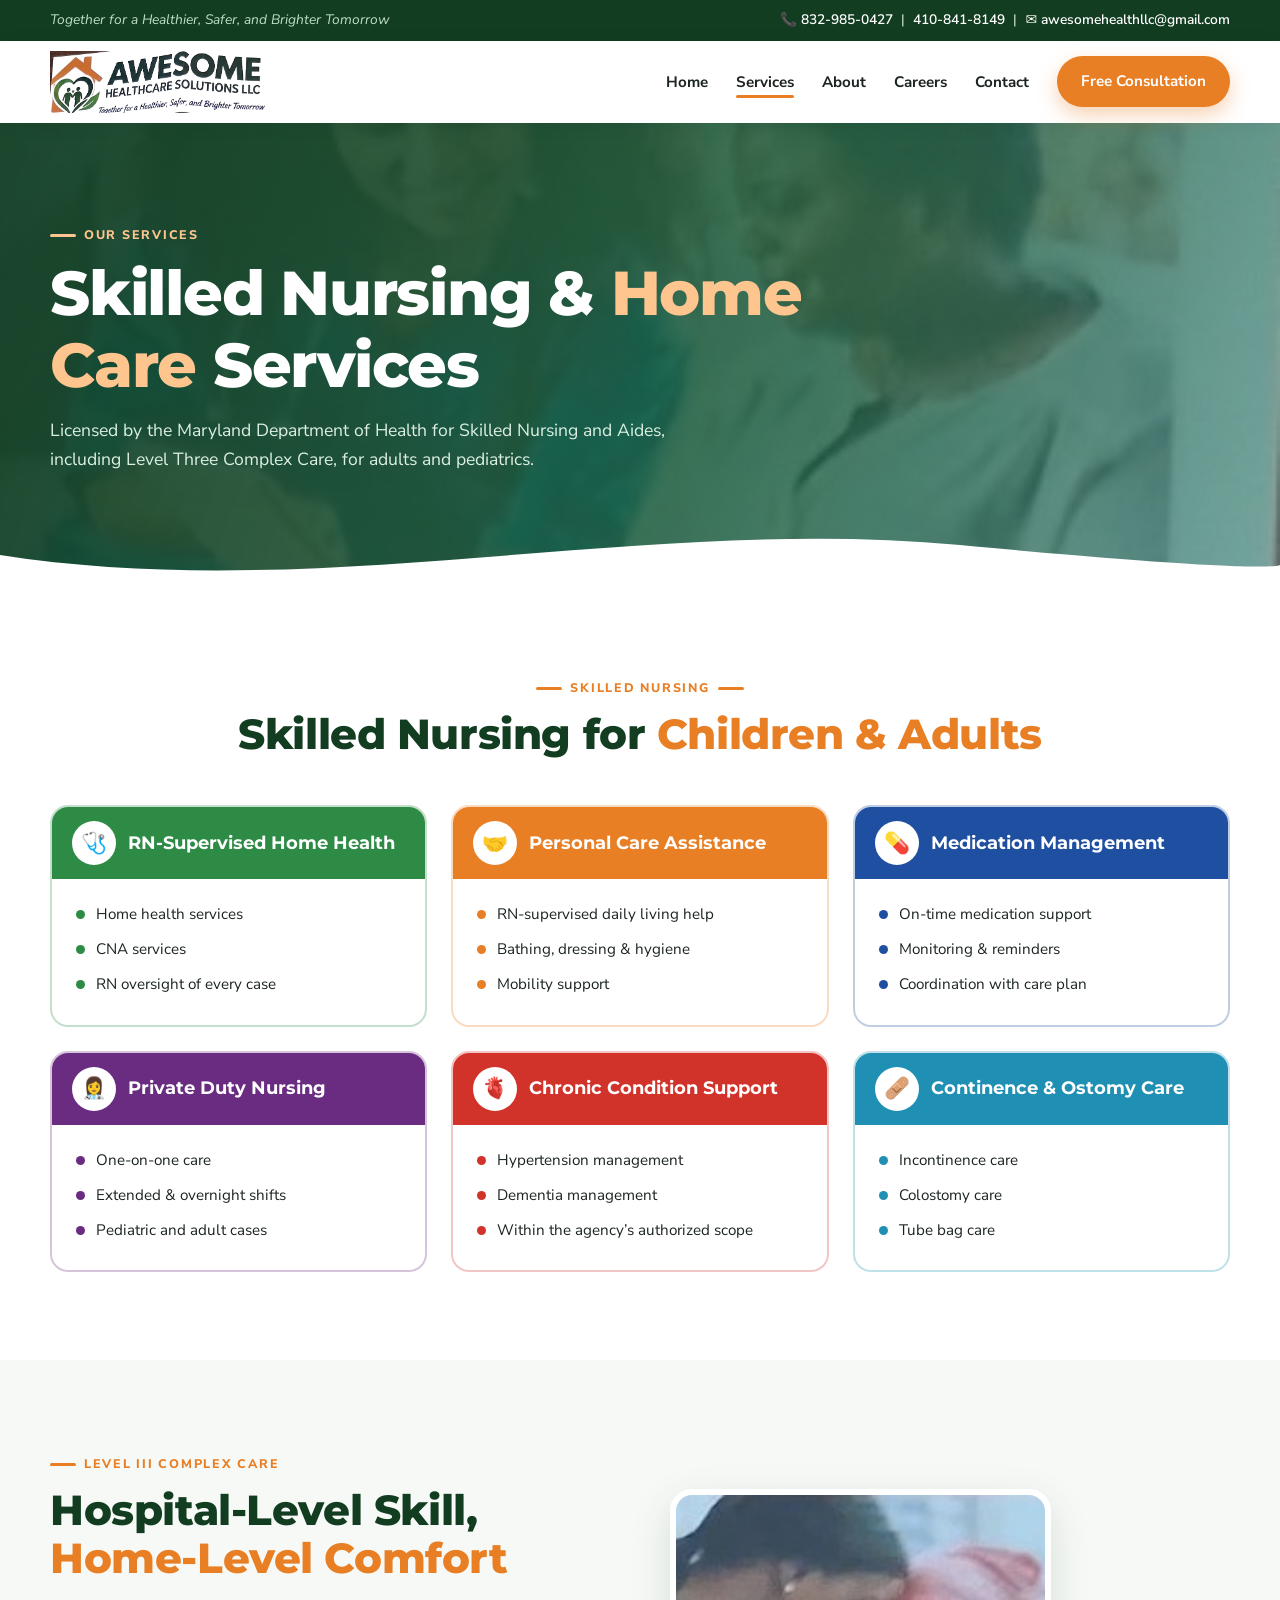
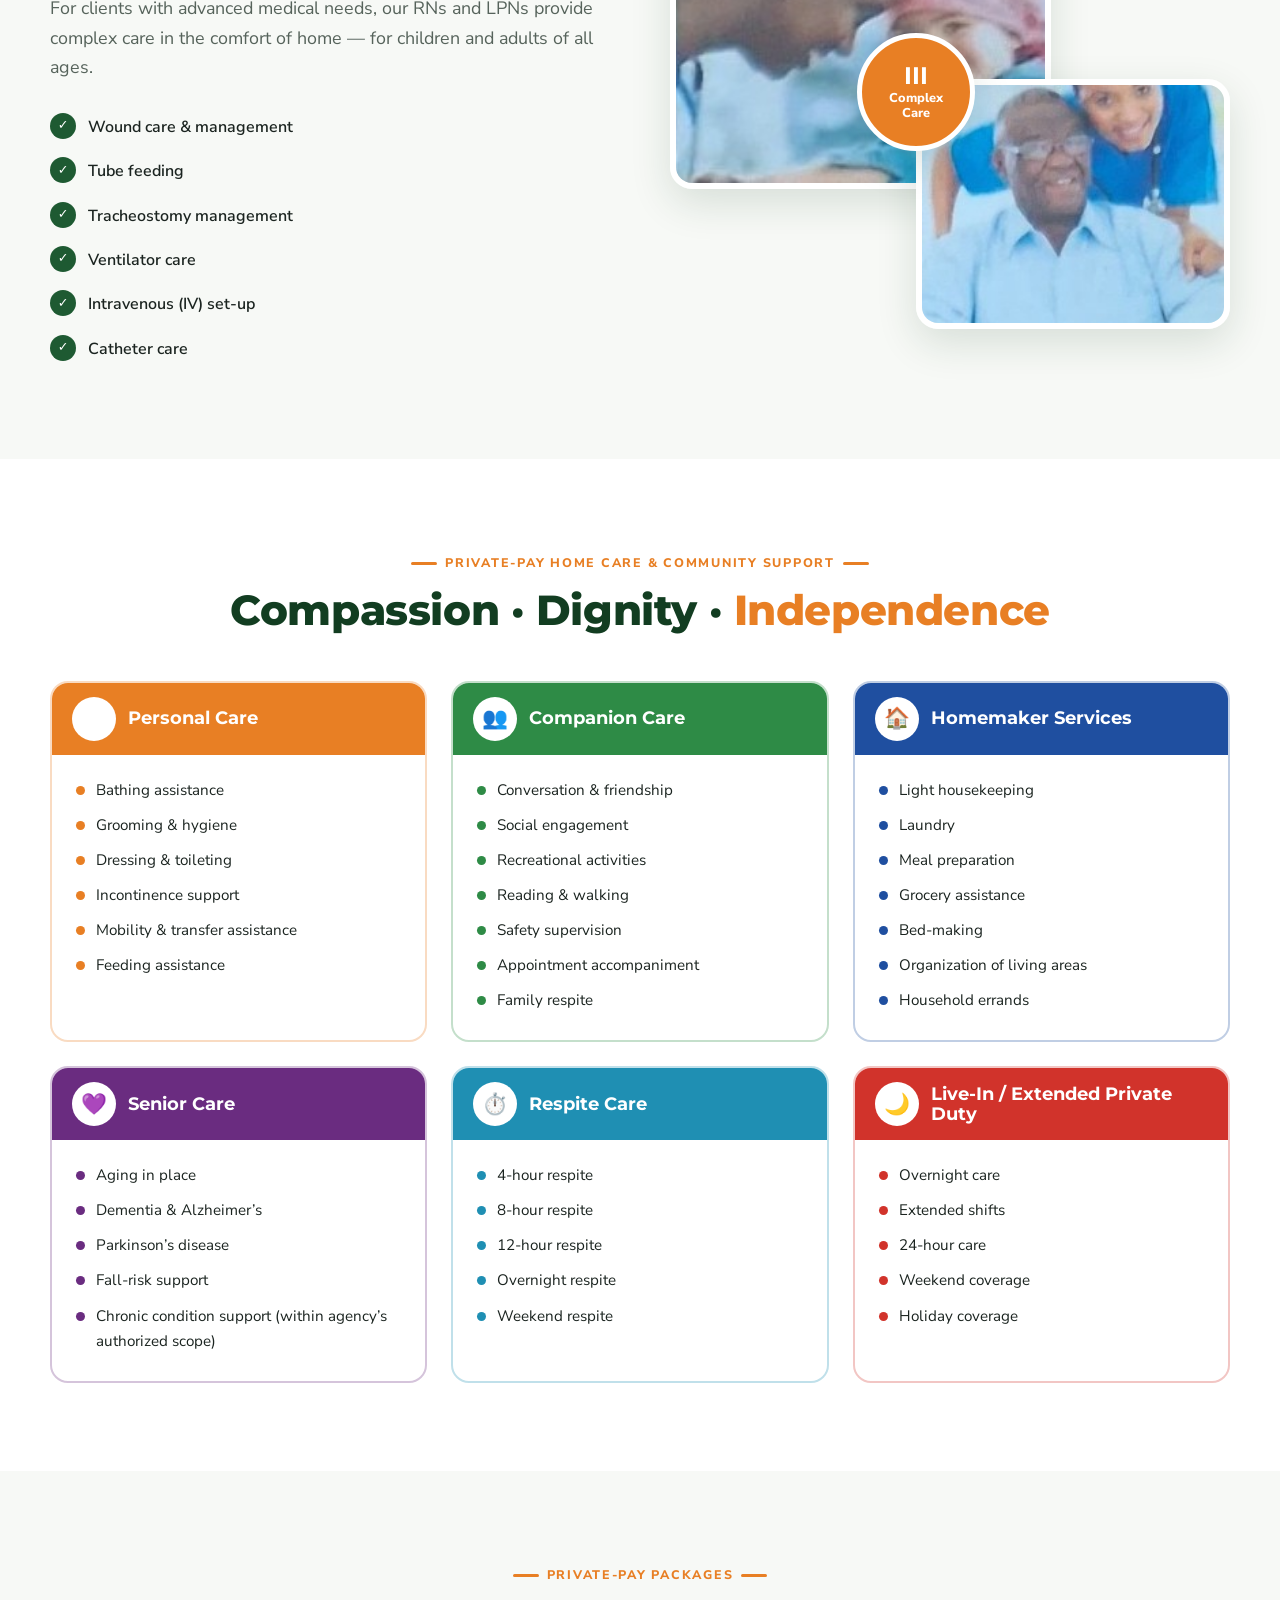
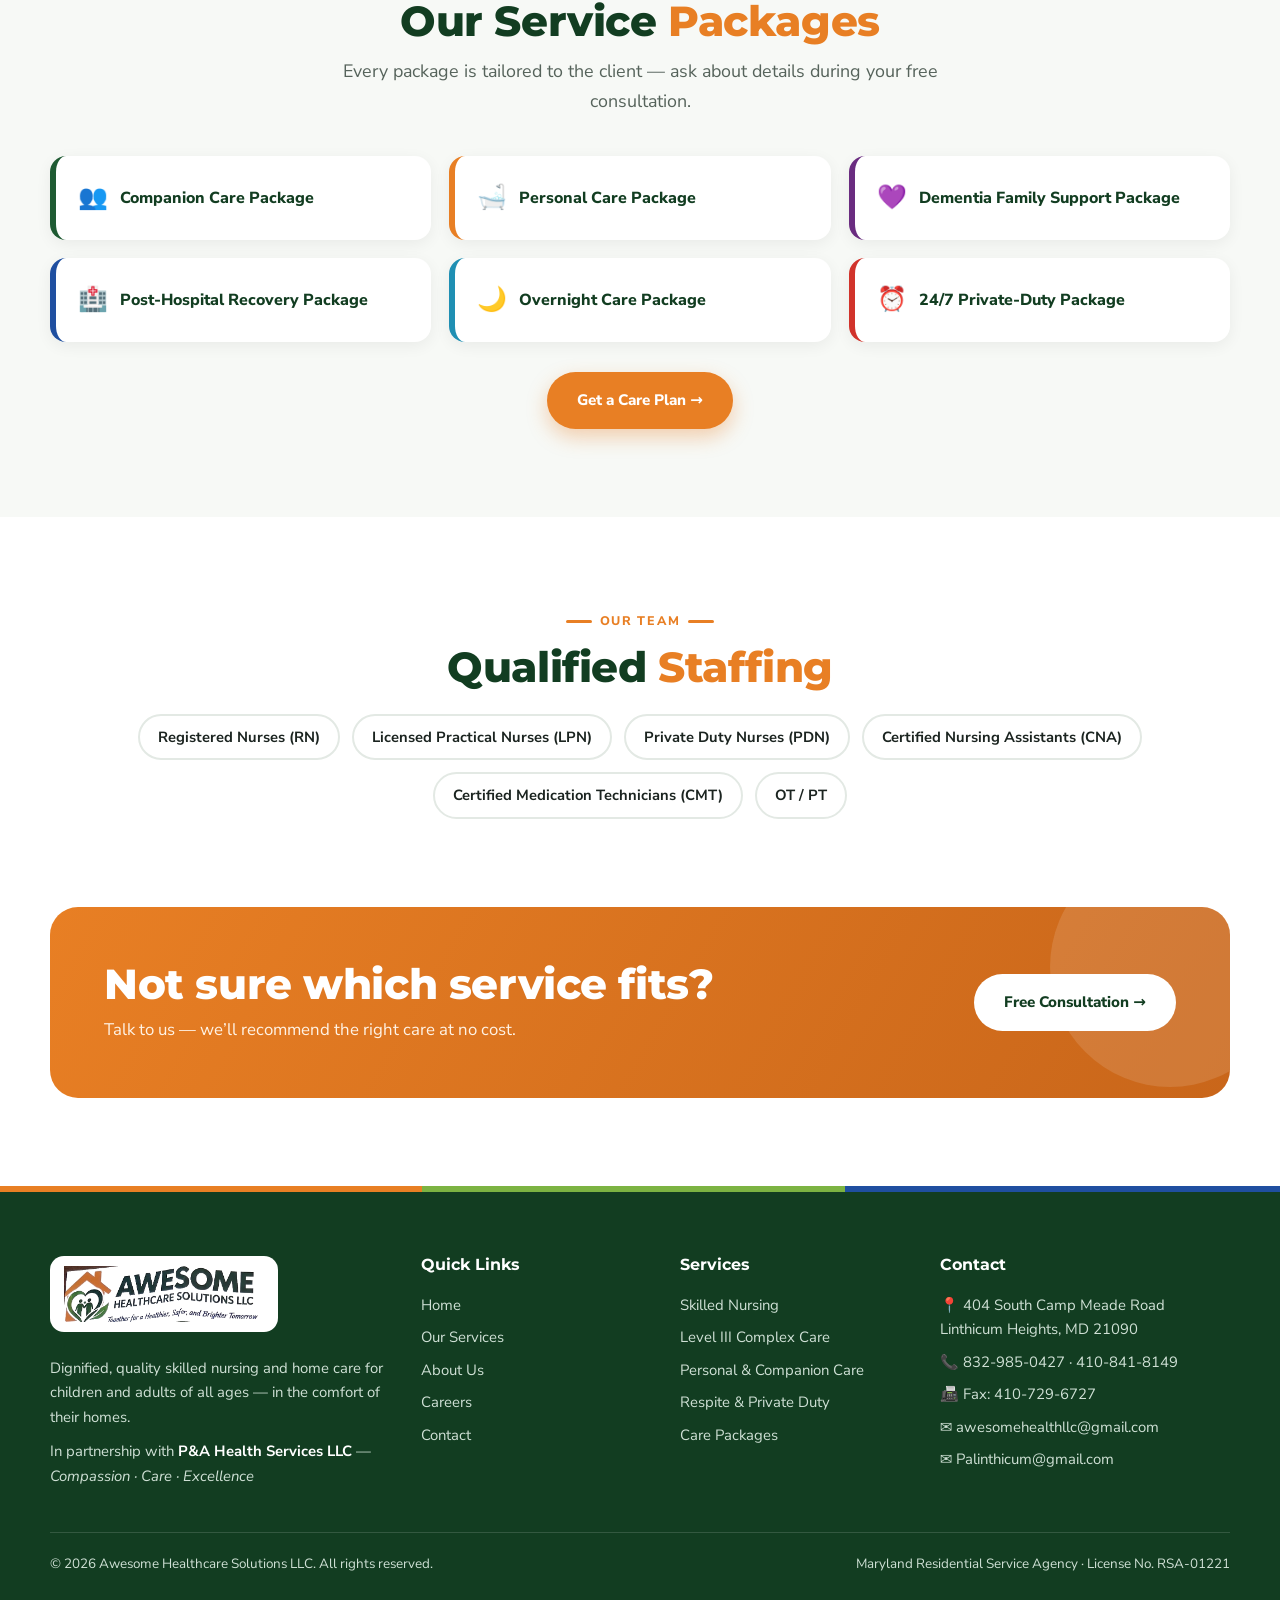
<file: services.html>
<!DOCTYPE html>
<html lang="en">
<head>
<meta charset="UTF-8">
<meta name="viewport" content="width=device-width, initial-scale=1.0">
<title>Services | Awesome Healthcare Solutions LLC</title>
<meta name="description" content="Skilled nursing, complex care, personal care, companion care, homemaker, respite and live-in private duty services in Maryland.">
<link rel="icon" type="image/png" href="images/logo-mark.png">
<link rel="preconnect" href="https://fonts.googleapis.com">
<link rel="preconnect" href="https://fonts.gstatic.com" crossorigin>
<link href="https://fonts.googleapis.com/css2?family=Montserrat:wght@700;800&family=Nunito+Sans:wght@400;600;700;800&family=Kalam:wght@700&display=swap" rel="stylesheet">
<link rel="stylesheet" href="styles.css">
</head>
<body>
<div class="topbar"><div class="container">
  <span class="tag">Together for a Healthier, Safer, and Brighter Tomorrow</span>
  <span><a href="tel:+18329850427">📞 832-985-0427</a> &nbsp;|&nbsp; <a href="tel:+14108418149">410-841-8149</a><span class="hide-sm"> &nbsp;|&nbsp; <a href="mailto:awesomehealthllc@gmail.com">✉ awesomehealthllc@gmail.com</a></span></span>
</div></div>
<header class="nav"><div class="container">
  <a class="brand" href="index.html"><img src="images/logo-full.png" alt="Awesome Healthcare Solutions LLC"></a>
  <button class="burger" aria-label="Open menu">☰</button>
  <ul class="menu">
    <li><a href="index.html">Home</a></li>
    <li><a href="services.html">Services</a></li>
    <li><a href="about.html">About</a></li>
    <li><a href="careers.html">Careers</a></li>
    <li><a href="contact.html">Contact</a></li>
    <li><a class="btn btn-primary" href="contact.html#consult">Free Consultation</a></li>
  </ul>
</div></header>
<section class="page-head" style="--bg:url('images/care-5.jpg')"><div class="container"><span class="eyebrow">Our Services</span><h1>Skilled Nursing &amp; <span style="color:#ffc58f">Home Care</span> Services</h1><p>Licensed by the Maryland Department of Health for Skilled Nursing and Aides, including Level Three Complex Care, for adults and pediatrics.</p></div><div class="wave"><svg viewBox="0 0 1440 70" preserveAspectRatio="none"><path d="M0 40 C 360 90 720 0 1080 30 S 1440 50 1440 50 V70 H0Z" fill="#ffffff"/></svg></div></section>

<section id="skilled"><div class="container">
  <div class="center reveal"><span class="eyebrow">Skilled Nursing</span><h2>Skilled Nursing for <span class="o">Children &amp; Adults</span></h2></div>
  <div class="grid g3 mt reveal">
<div class="svc c-green"><div class="tab"><div class="ic">🩺</div><h3>RN-Supervised Home Health</h3></div><div class="body"><ul><li>Home health services</li><li>CNA services</li><li>RN oversight of every case</li></ul></div></div><div class="svc c-orange"><div class="tab"><div class="ic">🤝</div><h3>Personal Care Assistance</h3></div><div class="body"><ul><li>RN-supervised daily living help</li><li>Bathing, dressing &amp; hygiene</li><li>Mobility support</li></ul></div></div><div class="svc c-blue"><div class="tab"><div class="ic">💊</div><h3>Medication Management</h3></div><div class="body"><ul><li>On-time medication support</li><li>Monitoring &amp; reminders</li><li>Coordination with care plan</li></ul></div></div><div class="svc c-purple"><div class="tab"><div class="ic">👩‍⚕️</div><h3>Private Duty Nursing</h3></div><div class="body"><ul><li>One-on-one care</li><li>Extended &amp; overnight shifts</li><li>Pediatric and adult cases</li></ul></div></div><div class="svc c-red"><div class="tab"><div class="ic">🫀</div><h3>Chronic Condition Support</h3></div><div class="body"><ul><li>Hypertension management</li><li>Dementia management</li><li>Within the agency&rsquo;s authorized scope</li></ul></div></div><div class="svc c-teal"><div class="tab"><div class="ic">🩹</div><h3>Continence &amp; Ostomy Care</h3></div><div class="body"><ul><li>Incontinence care</li><li>Colostomy care</li><li>Tube bag care</li></ul></div></div>
  </div>
</div></section>

<section id="complex" class="soft"><div class="container split">
  <div class="reveal">
    <span class="eyebrow">Level III Complex Care</span>
    <h2>Hospital-Level Skill, <span class="o">Home-Level Comfort</span></h2>
    <p class="lead">For clients with advanced medical needs, our RNs and LPNs provide complex care in the comfort of home &mdash; for children and adults of all ages.</p>
    <ul class="checks" style="margin-top:22px">
      <li>Wound care &amp; management</li><li>Tube feeding</li><li>Tracheostomy management</li><li>Ventilator care</li><li>Intravenous (IV) set-up</li><li>Catheter care</li>
    </ul>
  </div>
  <div class="stack reveal">
    <img class="a" src="images/care-3.jpg" alt="Nurse with a young patient">
    <img class="b" src="images/care-2.jpg" alt="Nurse with an older man">
    <div class="seal"><div><b>III</b>Complex<br>Care</div></div>
  </div>
</div></section>

<section id="homecare"><div class="container">
  <div class="center reveal"><span class="eyebrow">Private-Pay Home Care &amp; Community Support</span><h2>Compassion &middot; Dignity &middot; <span class="o">Independence</span></h2></div>
  <div class="grid g3 mt reveal">
<div class="svc c-orange"><div class="tab"><div class="ic">♿</div><h3>Personal Care</h3></div><div class="body"><ul><li>Bathing assistance</li><li>Grooming &amp; hygiene</li><li>Dressing &amp; toileting</li><li>Incontinence support</li><li>Mobility &amp; transfer assistance</li><li>Feeding assistance</li></ul></div></div><div class="svc c-green"><div class="tab"><div class="ic">👥</div><h3>Companion Care</h3></div><div class="body"><ul><li>Conversation &amp; friendship</li><li>Social engagement</li><li>Recreational activities</li><li>Reading &amp; walking</li><li>Safety supervision</li><li>Appointment accompaniment</li><li>Family respite</li></ul></div></div><div class="svc c-blue"><div class="tab"><div class="ic">🏠</div><h3>Homemaker Services</h3></div><div class="body"><ul><li>Light housekeeping</li><li>Laundry</li><li>Meal preparation</li><li>Grocery assistance</li><li>Bed-making</li><li>Organization of living areas</li><li>Household errands</li></ul></div></div><div class="svc c-purple"><div class="tab"><div class="ic">💜</div><h3>Senior Care</h3></div><div class="body"><ul><li>Aging in place</li><li>Dementia &amp; Alzheimer&rsquo;s</li><li>Parkinson&rsquo;s disease</li><li>Fall-risk support</li><li>Chronic condition support (within agency&rsquo;s authorized scope)</li></ul></div></div><div class="svc c-teal"><div class="tab"><div class="ic">⏱️</div><h3>Respite Care</h3></div><div class="body"><ul><li>4-hour respite</li><li>8-hour respite</li><li>12-hour respite</li><li>Overnight respite</li><li>Weekend respite</li></ul></div></div><div class="svc c-red"><div class="tab"><div class="ic">🌙</div><h3>Live-In / Extended Private Duty</h3></div><div class="body"><ul><li>Overnight care</li><li>Extended shifts</li><li>24-hour care</li><li>Weekend coverage</li><li>Holiday coverage</li></ul></div></div>
  </div>
</div></section>

<section id="packages" class="soft"><div class="container center reveal">
  <span class="eyebrow">Private-Pay Packages</span><h2>Our Service <span class="o">Packages</span></h2>
  <p class="lead">Every package is tailored to the client &mdash; ask about details during your free consultation.</p>
  <div class="pkgs">
    <div class="pkg" style="--c:var(--green)"><span>👥</span>Companion Care Package</div>
    <div class="pkg" style="--c:var(--orange)"><span>🛁</span>Personal Care Package</div>
    <div class="pkg" style="--c:var(--purple)"><span>💜</span>Dementia Family Support Package</div>
    <div class="pkg" style="--c:var(--blue)"><span>🏥</span>Post-Hospital Recovery Package</div>
    <div class="pkg" style="--c:var(--teal)"><span>🌙</span>Overnight Care Package</div>
    <div class="pkg" style="--c:var(--red)"><span>⏰</span>24/7 Private-Duty Package</div>
  </div>
  <div class="btn-row" style="justify-content:center"><a class="btn btn-primary" href="contact.html#consult">Get a Care Plan →</a></div>
</div></section>

<section><div class="container center reveal">
  <span class="eyebrow">Our Team</span><h2>Qualified <span class="o">Staffing</span></h2>
  <div class="pill-list" style="justify-content:center"><span>Registered Nurses (RN)</span><span>Licensed Practical Nurses (LPN)</span><span>Private Duty Nurses (PDN)</span><span>Certified Nursing Assistants (CNA)</span><span>Certified Medication Technicians (CMT)</span><span>OT / PT</span></div>
</div></section>

<section style="padding-top:0"><div class="container reveal">
  <div class="cta"><div><h2>Not sure which service fits?</h2><p>Talk to us &mdash; we&rsquo;ll recommend the right care at no cost.</p></div><a class="btn btn-light" href="contact.html#consult">Free Consultation →</a></div>
</div></section>

<footer><div class="container">
  <div class="grid">
    <div>
      <a class="flogo" href="index.html"><img src="images/logo-full.png" alt="Awesome Healthcare Solutions LLC"></a>
      <p>Dignified, quality skilled nursing and home care for children and adults of all ages &mdash; in the comfort of their homes.</p>
      <p style="margin-top:10px">In partnership with <strong style="color:#fff">P&amp;A Health Services LLC</strong> &mdash; <em>Compassion &middot; Care &middot; Excellence</em></p>
    </div>
    <div><h4>Quick Links</h4><ul>
      <li><a href="index.html">Home</a></li><li><a href="services.html">Our Services</a></li><li><a href="about.html">About Us</a></li>
      <li><a href="careers.html">Careers</a></li><li><a href="contact.html">Contact</a></li></ul></div>
    <div><h4>Services</h4><ul>
      <li><a href="services.html#skilled">Skilled Nursing</a></li><li><a href="services.html#complex">Level III Complex Care</a></li>
      <li><a href="services.html#homecare">Personal &amp; Companion Care</a></li><li><a href="services.html#homecare">Respite &amp; Private Duty</a></li><li><a href="services.html#packages">Care Packages</a></li></ul></div>
    <div><h4>Contact</h4><ul>
      <li>📍 404 South Camp Meade Road<br>Linthicum Heights, MD 21090</li>
      <li>📞 <a href="tel:+18329850427">832-985-0427</a> &middot; <a href="tel:+14108418149">410-841-8149</a></li>
      <li>📠 Fax: 410-729-6727</li>
      <li>✉ <a href="mailto:awesomehealthllc@gmail.com">awesomehealthllc@gmail.com</a></li>
      <li>✉ <a href="mailto:Palinthicum@gmail.com">Palinthicum@gmail.com</a></li></ul></div>
  </div>
  <div class="copy"><span>&copy; <span id="year"></span> Awesome Healthcare Solutions LLC. All rights reserved.</span><span>Maryland Residential Service Agency &middot; License No. RSA-01221</span></div>
</div></footer>
<a class="callfab" href="tel:+18329850427" aria-label="Call us">📞</a>
<script src="script.js"></script>
</body>
</html>
</file>
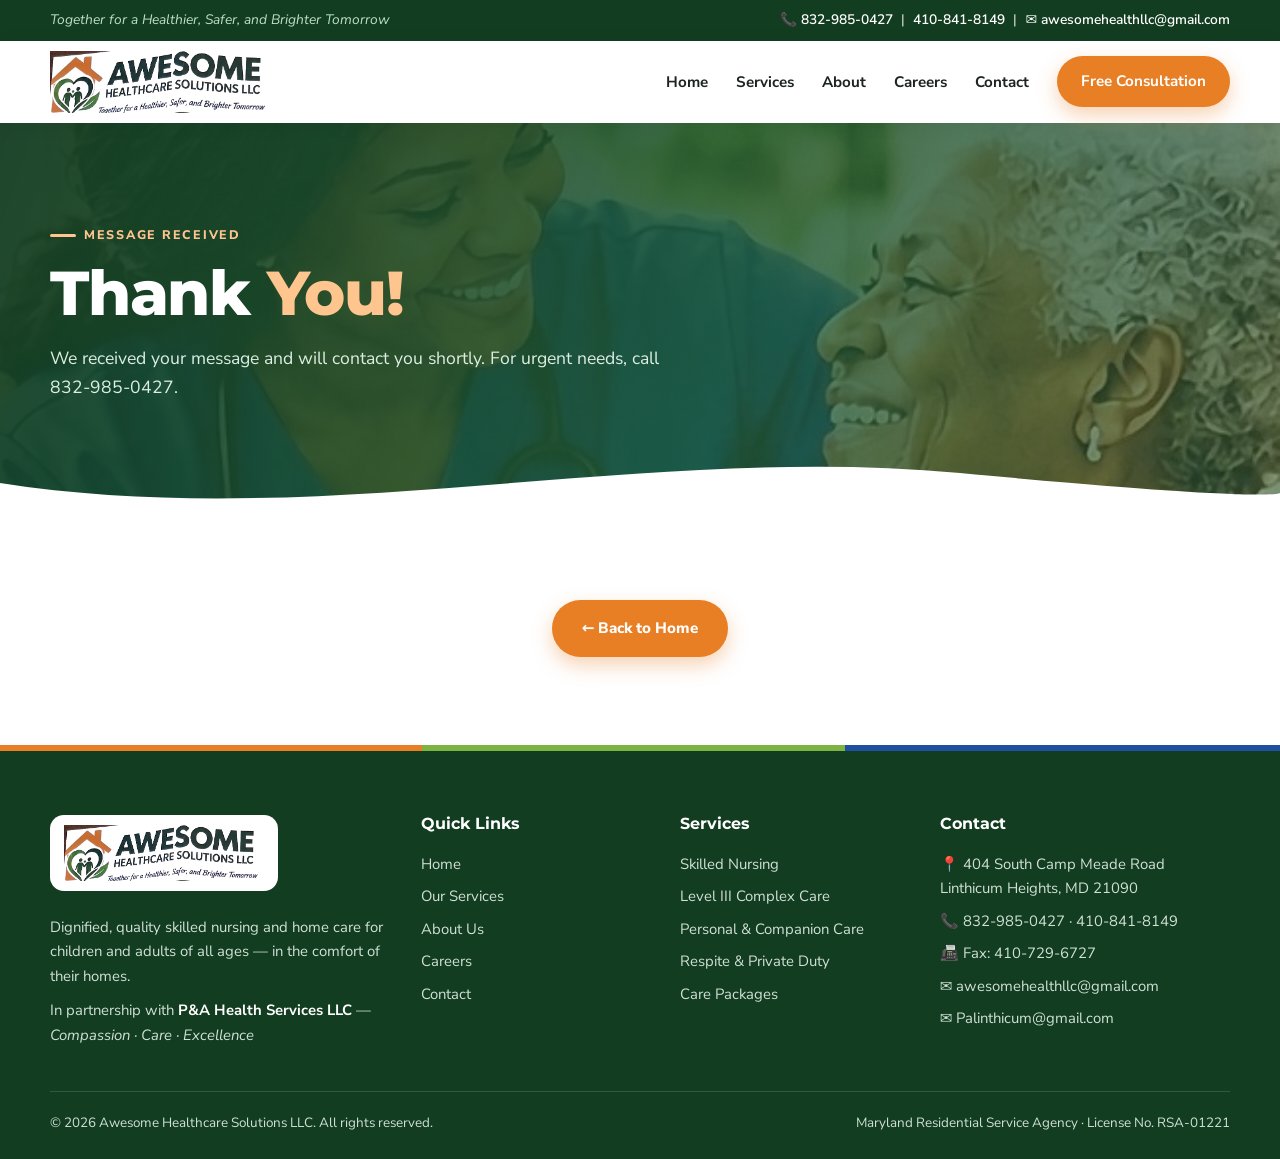
<file: thank-you.html>
<!DOCTYPE html>
<html lang="en">
<head>
<meta charset="UTF-8">
<meta name="viewport" content="width=device-width, initial-scale=1.0">
<title>Thank You | Awesome Healthcare Solutions LLC</title>
<meta name="description" content="Thank you for contacting Awesome Healthcare Solutions LLC.">
<link rel="icon" type="image/png" href="images/logo-mark.png">
<link rel="preconnect" href="https://fonts.googleapis.com">
<link rel="preconnect" href="https://fonts.gstatic.com" crossorigin>
<link href="https://fonts.googleapis.com/css2?family=Montserrat:wght@700;800&family=Nunito+Sans:wght@400;600;700;800&family=Kalam:wght@700&display=swap" rel="stylesheet">
<link rel="stylesheet" href="styles.css">
</head>
<body>
<div class="topbar"><div class="container">
  <span class="tag">Together for a Healthier, Safer, and Brighter Tomorrow</span>
  <span><a href="tel:+18329850427">📞 832-985-0427</a> &nbsp;|&nbsp; <a href="tel:+14108418149">410-841-8149</a><span class="hide-sm"> &nbsp;|&nbsp; <a href="mailto:awesomehealthllc@gmail.com">✉ awesomehealthllc@gmail.com</a></span></span>
</div></div>
<header class="nav"><div class="container">
  <a class="brand" href="index.html"><img src="images/logo-full.png" alt="Awesome Healthcare Solutions LLC"></a>
  <button class="burger" aria-label="Open menu">☰</button>
  <ul class="menu">
    <li><a href="index.html">Home</a></li>
    <li><a href="services.html">Services</a></li>
    <li><a href="about.html">About</a></li>
    <li><a href="careers.html">Careers</a></li>
    <li><a href="contact.html">Contact</a></li>
    <li><a class="btn btn-primary" href="contact.html#consult">Free Consultation</a></li>
  </ul>
</div></header>
<section class="page-head" style="--bg:url('images/hero.jpg')"><div class="container"><span class="eyebrow">Message Received</span><h1>Thank <span style="color:#ffc58f">You!</span></h1><p>We received your message and will contact you shortly. For urgent needs, call 832-985-0427.</p></div><div class="wave"><svg viewBox="0 0 1440 70" preserveAspectRatio="none"><path d="M0 40 C 360 90 720 0 1080 30 S 1440 50 1440 50 V70 H0Z" fill="#ffffff"/></svg></div></section>
<section class="center"><div class="container"><a class="btn btn-primary" href="index.html">← Back to Home</a></div></section>

<footer><div class="container">
  <div class="grid">
    <div>
      <a class="flogo" href="index.html"><img src="images/logo-full.png" alt="Awesome Healthcare Solutions LLC"></a>
      <p>Dignified, quality skilled nursing and home care for children and adults of all ages &mdash; in the comfort of their homes.</p>
      <p style="margin-top:10px">In partnership with <strong style="color:#fff">P&amp;A Health Services LLC</strong> &mdash; <em>Compassion &middot; Care &middot; Excellence</em></p>
    </div>
    <div><h4>Quick Links</h4><ul>
      <li><a href="index.html">Home</a></li><li><a href="services.html">Our Services</a></li><li><a href="about.html">About Us</a></li>
      <li><a href="careers.html">Careers</a></li><li><a href="contact.html">Contact</a></li></ul></div>
    <div><h4>Services</h4><ul>
      <li><a href="services.html#skilled">Skilled Nursing</a></li><li><a href="services.html#complex">Level III Complex Care</a></li>
      <li><a href="services.html#homecare">Personal &amp; Companion Care</a></li><li><a href="services.html#homecare">Respite &amp; Private Duty</a></li><li><a href="services.html#packages">Care Packages</a></li></ul></div>
    <div><h4>Contact</h4><ul>
      <li>📍 404 South Camp Meade Road<br>Linthicum Heights, MD 21090</li>
      <li>📞 <a href="tel:+18329850427">832-985-0427</a> &middot; <a href="tel:+14108418149">410-841-8149</a></li>
      <li>📠 Fax: 410-729-6727</li>
      <li>✉ <a href="mailto:awesomehealthllc@gmail.com">awesomehealthllc@gmail.com</a></li>
      <li>✉ <a href="mailto:Palinthicum@gmail.com">Palinthicum@gmail.com</a></li></ul></div>
  </div>
  <div class="copy"><span>&copy; <span id="year"></span> Awesome Healthcare Solutions LLC. All rights reserved.</span><span>Maryland Residential Service Agency &middot; License No. RSA-01221</span></div>
</div></footer>
<a class="callfab" href="tel:+18329850427" aria-label="Call us">📞</a>
<script src="script.js"></script>
</body>
</html>
</file>
<file: styles.css>
:root{
  --green:#1e5a32; --green-dk:#123d21; --green-lt:#eaf4ec; --leaf:#7cb342;
  --orange:#e87f24; --orange-dk:#c9661a; --orange-lt:#fdf0e3;
  --blue:#1f4fa0; --purple:#6a2c80; --teal:#1f8fb3; --red:#d1332b;
  --ink:#1b2420; --muted:#56635b; --line:#e3e9e4; --soft:#f7f9f6;
  --radius:18px; --shadow:0 14px 40px rgba(18,61,33,.14);
}
*{box-sizing:border-box;margin:0;padding:0}
html{scroll-behavior:smooth}
body{font-family:"Nunito Sans",system-ui,-apple-system,Segoe UI,Roboto,sans-serif;color:var(--ink);background:#fff;line-height:1.65;overflow-x:hidden}
img{max-width:100%;display:block}
a{color:var(--green);text-decoration:none}
.container{width:min(1180px,100% - 32px);margin-inline:auto}
h1,h2,h3,h4{font-family:"Montserrat",sans-serif;line-height:1.15;color:var(--green-dk)}
h1{font-size:clamp(2.3rem,5.4vw,3.9rem);font-weight:800;letter-spacing:-.02em}
h2{font-size:clamp(1.8rem,3.6vw,2.6rem);font-weight:800;letter-spacing:-.01em;margin-bottom:.7rem}
h3{font-size:1.15rem;font-weight:700;margin-bottom:.4rem}
.script{font-family:"Kalam",cursive;font-weight:700;color:var(--orange)}
.o{color:var(--orange)}
.eyebrow{display:inline-flex;align-items:center;gap:8px;font-size:.78rem;font-weight:800;letter-spacing:.14em;text-transform:uppercase;color:var(--orange);margin-bottom:.8rem}
.eyebrow::before{content:"";width:26px;height:3px;border-radius:3px;background:var(--orange)}
.center .eyebrow::after{content:"";width:26px;height:3px;border-radius:3px;background:var(--orange)}
.lead{font-size:1.12rem;color:var(--muted);max-width:640px}
section{padding:88px 0;position:relative}
.soft{background:var(--soft)}
.center{text-align:center}.center .lead{margin-inline:auto}

/* top bar */
.topbar{background:var(--green-dk);color:#e4efe7;font-size:.86rem}
.topbar .container{display:flex;flex-wrap:wrap;gap:6px 22px;justify-content:space-between;padding:9px 0}
.topbar a{color:#fff;font-weight:600}
.topbar .tag{font-style:italic;color:#bfe0c8}

/* nav */
header.nav{position:sticky;top:0;z-index:50;background:rgba(255,255,255,.97);backdrop-filter:blur(8px);box-shadow:0 2px 18px rgba(0,0,0,.06)}
.nav .container{display:flex;align-items:center;justify-content:space-between;padding:10px 0}
.brand img{height:62px;width:auto}
.menu{display:flex;gap:28px;list-style:none;align-items:center}
.menu a{color:var(--ink);font-weight:700;font-size:.95rem;position:relative}
.menu a:not(.btn)::after{content:"";position:absolute;left:0;bottom:-6px;height:3px;width:0;background:var(--orange);border-radius:3px;transition:.25s}
.menu a.active::after,.menu a:not(.btn):hover::after{width:100%}
.burger{display:none;background:none;border:0;font-size:1.8rem;cursor:pointer;color:var(--green-dk)}

/* buttons */
.btn{display:inline-flex;align-items:center;gap:8px;padding:14px 28px;border-radius:999px;font-weight:800;font-size:.95rem;transition:.2s;border:2px solid transparent;cursor:pointer;font-family:inherit}
.btn-primary{background:var(--orange);color:#fff;box-shadow:0 8px 20px rgba(232,127,36,.35)}
.btn-primary:hover{background:var(--orange-dk);transform:translateY(-2px)}
.btn-green{background:var(--green);color:#fff}
.btn-green:hover{background:var(--green-dk)}
.btn-outline{border-color:var(--green);color:var(--green);background:#fff}
.btn-outline:hover{background:var(--green);color:#fff}
.btn-light{background:#fff;color:var(--green-dk)}
.btn-row{display:flex;flex-wrap:wrap;gap:12px;margin-top:30px}
.menu .btn{padding:11px 22px;color:#fff}

/* hero */
.hero{padding:70px 0 110px;background:
  radial-gradient(circle at 92% 8%,rgba(232,127,36,.14) 0 220px,transparent 221px),
  radial-gradient(circle at 4% 96%,rgba(124,179,66,.16) 0 260px,transparent 261px),
  linear-gradient(180deg,#fff 0%,var(--green-lt) 100%);overflow:hidden}
.hero .container{display:grid;grid-template-columns:1.05fr 1fr;gap:56px;align-items:center}
.hero .script{font-size:1.9rem;display:block;margin-top:18px}
.pillars{display:flex;flex-wrap:wrap;gap:8px 14px;margin:0 0 18px;font-weight:800;font-size:.9rem;color:var(--green)}
.pillars span:not(:last-child)::after{content:"•";margin-left:14px;color:var(--orange)}
.hero-media{position:relative}
.hero-media .photo{border-radius:28px;overflow:hidden;box-shadow:var(--shadow);border:8px solid #fff;transform:rotate(1.5deg)}
.hero-media .photo img{width:100%;aspect-ratio:5/4;object-fit:cover}
.hero-media::before{content:"";position:absolute;inset:26px -22px -22px 26px;border-radius:28px;background:var(--orange);z-index:-1;transform:rotate(1.5deg)}
.float{position:absolute;background:#fff;border-radius:16px;box-shadow:var(--shadow);padding:14px 18px;display:flex;gap:12px;align-items:center;font-size:.88rem}
.float b{display:block;color:var(--green-dk);font-size:.98rem}
.float .dot{width:42px;height:42px;border-radius:12px;display:grid;place-items:center;font-size:1.2rem;color:#fff;flex:none}
.float.f1{left:-30px;bottom:34px}.float.f1 .dot{background:var(--green)}
.float.f2{right:-14px;top:-18px}.float.f2 .dot{background:var(--orange)}
.wave{position:absolute;left:0;right:0;bottom:-1px;line-height:0}
.wave svg{width:100%;height:70px}

/* stats ribbon */
.ribbon{background:var(--green);color:#fff;padding:34px 0}
.ribbon .container{display:grid;grid-template-columns:repeat(4,1fr);gap:20px;text-align:center}
.ribbon strong{display:block;font-family:Montserrat,sans-serif;font-size:1.6rem;font-weight:800;color:#fff}
.ribbon span{font-size:.88rem;color:#cfe6d6}

/* page header */
.page-head{position:relative;color:#fff;padding:96px 0 110px;background:linear-gradient(110deg,rgba(18,61,33,.94) 0%,rgba(30,90,50,.82) 55%,rgba(30,90,50,.45) 100%),var(--bg) center/cover}
.page-head h1{color:#fff;max-width:760px}
.page-head p{color:#dcefe2;max-width:640px;margin-top:14px;font-size:1.1rem}
.page-head .eyebrow{color:#ffc58f}.page-head .eyebrow::before{background:#ffc58f}

/* colorful service tiles (brochure style) */
.grid{display:grid;gap:24px}
.g2{grid-template-columns:repeat(2,1fr)}.g3{grid-template-columns:repeat(3,1fr)}.g4{grid-template-columns:repeat(4,1fr)}
.mt{margin-top:46px}
.svc{--c:var(--green);background:#fff;border:2px solid color-mix(in srgb,var(--c) 28%,#fff);border-radius:var(--radius);overflow:hidden;transition:.25s;text-align:left}
.svc:hover{transform:translateY(-5px);box-shadow:var(--shadow);border-color:var(--c)}
.svc .tab{display:flex;align-items:center;gap:12px;background:var(--c);color:#fff;padding:14px 20px}
.svc .tab .ic{width:44px;height:44px;border-radius:50%;background:#fff;display:grid;place-items:center;font-size:1.3rem;flex:none}
.svc .tab h3{color:#fff;margin:0;font-size:1.12rem}
.svc .body{padding:18px 22px 22px}
.svc p{color:var(--muted);font-size:.95rem}
.svc ul{list-style:none}
.svc li{padding:5px 0 5px 22px;position:relative;font-size:.95rem}
.svc li::before{content:"";position:absolute;left:2px;top:13px;width:9px;height:9px;border-radius:50%;background:var(--c)}
.c-orange{--c:var(--orange)}.c-green{--c:#2e8b46}.c-blue{--c:var(--blue)}.c-purple{--c:var(--purple)}.c-teal{--c:var(--teal)}.c-red{--c:var(--red)}.c-leaf{--c:#5f9b2e}

/* photo feature cards */
.pcard{border-radius:var(--radius);overflow:hidden;background:#fff;box-shadow:0 6px 24px rgba(0,0,0,.07);transition:.25s;text-align:left;display:flex;flex-direction:column}
.pcard:hover{transform:translateY(-6px);box-shadow:var(--shadow)}
.pcard img{width:100%;aspect-ratio:4/3;object-fit:cover}
.pcard .in{padding:22px 24px 26px;border-top:5px solid var(--c,var(--orange));flex:1}
.pcard p{color:var(--muted);font-size:.95rem}
.pcard .more{display:inline-block;margin-top:12px;font-weight:800;color:var(--c,var(--orange))}

/* split */
.split{display:grid;grid-template-columns:1fr 1fr;gap:60px;align-items:center}
.stack{position:relative;min-height:440px}
.stack img{position:absolute;border-radius:22px;object-fit:cover;box-shadow:var(--shadow);border:6px solid #fff}
.stack .a{width:68%;height:300px;left:0;top:0}
.stack .b{width:56%;height:250px;right:0;bottom:0}
.stack .seal{position:absolute;left:44%;top:46%;transform:translate(-50%,-50%);width:118px;height:118px;border-radius:50%;background:var(--orange);color:#fff;display:grid;place-items:center;text-align:center;font-weight:800;font-size:.8rem;line-height:1.2;box-shadow:var(--shadow);border:5px solid #fff;z-index:2}
.stack .seal b{display:block;font-family:Montserrat;font-size:1.5rem}
.checks{list-style:none}
.checks li{padding:9px 0 9px 38px;position:relative;font-weight:600}
.checks li::before{content:"✓";position:absolute;left:0;top:8px;width:26px;height:26px;border-radius:50%;background:var(--green);color:#fff;font-size:.8rem;display:grid;place-items:center;font-weight:800}
.why{display:grid;grid-template-columns:1fr 1fr;gap:14px;margin-top:24px}
.why div{display:flex;gap:12px;align-items:center;background:#fff;border-radius:14px;padding:14px;box-shadow:0 4px 14px rgba(0,0,0,.05);font-weight:700;font-size:.93rem}
.why i{font-style:normal;width:40px;height:40px;border-radius:50%;display:grid;place-items:center;color:#fff;flex:none}

/* who we serve */
.serve{background:linear-gradient(135deg,var(--green) 0%,var(--green-dk) 100%);color:#fff;overflow:hidden}
.serve h2{color:#fff}.serve .lead{color:#cfe6d6}
.serve .eyebrow{color:#ffc58f}.serve .eyebrow::before,.serve .eyebrow::after{background:#ffc58f}
.chips{display:flex;flex-wrap:wrap;gap:12px;justify-content:center;margin-top:34px}
.chips span{background:rgba(255,255,255,.1);border:1px solid rgba(255,255,255,.25);border-radius:999px;padding:10px 20px;font-weight:700}
.chips span::before{content:"✓ ";color:#a5d77a}

/* steps */
.steps{counter-reset:s}
.step{background:#fff;border-radius:var(--radius);padding:38px 26px 28px;position:relative;box-shadow:0 6px 24px rgba(0,0,0,.06);text-align:left}
.step::before{counter-increment:s;content:counter(s);position:absolute;top:-22px;left:26px;width:48px;height:48px;border-radius:50%;background:var(--orange);color:#fff;display:grid;place-items:center;font-weight:800;font-size:1.2rem;font-family:Montserrat;box-shadow:0 6px 16px rgba(232,127,36,.4)}
.step p{color:var(--muted)}

/* harbor banner */
.harbor{display:grid;grid-template-columns:1.2fr 1fr;align-items:center;gap:30px;border-radius:28px;overflow:hidden;background:linear-gradient(120deg,var(--green-dk),var(--green));box-shadow:var(--shadow);padding:20px}
.harbor .txt{padding:24px 20px 24px 26px;color:#fff}
.harbor h2{color:#fff}.harbor p{color:#dcefe2}
.harbor .script{font-size:1.5rem;color:#ffc58f}
.harbor img{width:100%;max-width:440px;justify-self:end;border-radius:20px;border:5px solid #fff;aspect-ratio:5/2;object-fit:cover}
@media (max-width:760px){.harbor{grid-template-columns:1fr}.harbor img{justify-self:center}}

/* packages */
.pkgs{display:grid;grid-template-columns:repeat(3,1fr);gap:18px;margin-top:40px}
.pkg{background:#fff;border-radius:16px;padding:22px;border-left:6px solid var(--c);box-shadow:0 4px 16px rgba(0,0,0,.06);text-align:left;font-weight:800;color:var(--green-dk);display:flex;gap:12px;align-items:center}
.pkg span{font-size:1.5rem}

/* team pills */
.pill-list{display:flex;flex-wrap:wrap;gap:12px;margin-top:22px}
.pill-list span{background:#fff;border:2px solid var(--line);border-radius:999px;padding:9px 18px;font-weight:700;font-size:.92rem}

/* cta */
.cta{background:linear-gradient(120deg,var(--orange) 0%,var(--orange-dk) 100%);color:#fff;border-radius:28px;padding:54px;display:grid;grid-template-columns:1fr auto;gap:24px;align-items:center;position:relative;overflow:hidden}
.cta::after{content:"";position:absolute;right:-60px;top:-60px;width:240px;height:240px;border-radius:50%;background:rgba(255,255,255,.12)}
.cta h2{color:#fff;margin:0}.cta p{color:#fff3e6;margin-top:8px;font-size:1.05rem}
.cta .btn{position:relative;z-index:1}

/* license badge */
.license{display:flex;gap:18px;align-items:center;background:#fff;border:2px dashed var(--green);border-radius:20px;padding:22px 26px;margin-top:26px}
.license .seal{width:64px;height:64px;border-radius:50%;background:var(--green);color:#fff;display:grid;place-items:center;font-size:1.7rem;flex:none}
.license small{color:var(--muted);display:block}

/* leader */
.leader{display:grid;grid-template-columns:260px 1fr;gap:40px;align-items:center;background:#fff;border-radius:28px;padding:40px;box-shadow:var(--shadow)}
.leader .avatar{aspect-ratio:1;border-radius:24px;background:linear-gradient(150deg,var(--green),var(--green-dk));display:grid;place-items:center;color:#fff;font-family:Montserrat;font-size:4rem;font-weight:800;position:relative}
.leader .avatar::after{content:"";position:absolute;inset:auto -12px -12px auto;width:70px;height:70px;border-radius:50%;background:var(--orange);z-index:-1}

/* forms */
.formcard{background:#fff;border-radius:24px;padding:34px;box-shadow:var(--shadow);border-top:6px solid var(--orange)}
form .row{display:grid;grid-template-columns:1fr 1fr;gap:16px}
label{display:block;font-size:.88rem;font-weight:800;margin:16px 0 6px;color:var(--green-dk)}
input,select,textarea{width:100%;padding:13px 15px;border:2px solid var(--line);border-radius:12px;font:inherit;background:#fbfcfb;transition:.2s}
input:focus,select:focus,textarea:focus{outline:none;border-color:var(--green);background:#fff}
textarea{min-height:130px;resize:vertical}
.info{display:grid;gap:16px}
.info-item{display:flex;gap:16px;align-items:center;background:#fff;border-radius:16px;padding:18px;box-shadow:0 4px 16px rgba(0,0,0,.06)}
.info-item .ic{flex:none;width:52px;height:52px;border-radius:14px;display:grid;place-items:center;font-size:1.3rem;color:#fff}
.info-item small{color:var(--muted);display:block;font-weight:700;text-transform:uppercase;font-size:.72rem;letter-spacing:.1em}
.info-item a,.info-item span{font-weight:700}
.map{border:0;width:100%;height:300px;border-radius:20px;margin-top:6px;box-shadow:0 4px 16px rgba(0,0,0,.06)}
.note{font-size:.82rem;color:var(--muted);margin-top:12px}

/* footer */
footer{background:var(--green-dk);color:#cfe0d5;padding:70px 0 24px;font-size:.93rem;position:relative}
footer::before{content:"";position:absolute;top:0;left:0;right:0;height:6px;background:linear-gradient(90deg,var(--orange) 0 33%,var(--leaf) 33% 66%,var(--blue) 66%)}
footer .grid{grid-template-columns:1.5fr 1fr 1fr 1.3fr;gap:36px}
footer .flogo{background:#fff;border-radius:14px;padding:10px 14px;display:inline-block;margin-bottom:16px}
footer .flogo img{height:56px}
footer h4{color:#fff;margin-bottom:14px;font-size:1rem}
footer a{color:#cfe0d5}footer a:hover{color:var(--orange)}
footer ul{list-style:none}footer li{padding:4px 0}
.copy{border-top:1px solid rgba(255,255,255,.14);margin-top:44px;padding-top:20px;font-size:.84rem;display:flex;flex-wrap:wrap;justify-content:space-between;gap:10px}

/* floating call button (mobile) */
.callfab{position:fixed;right:16px;bottom:16px;z-index:60;width:58px;height:58px;border-radius:50%;background:var(--orange);color:#fff;display:none;place-items:center;font-size:1.5rem;box-shadow:0 8px 24px rgba(232,127,36,.5)}

.reveal{opacity:0;transform:translateY(24px);transition:.7s ease}
.reveal.in{opacity:1;transform:none}

@media (max-width:1000px){
  .hero .container,.split{grid-template-columns:1fr}
  .hero-media{max-width:560px;margin:10px auto 0}
  .g3,.g4,.pkgs{grid-template-columns:repeat(2,1fr)}
  .ribbon .container{grid-template-columns:repeat(2,1fr)}
  footer .grid{grid-template-columns:1fr 1fr}
  .leader{grid-template-columns:1fr}.leader .avatar{max-width:200px}
}
@media (max-width:760px){
  .burger{display:block}
  .brand img{height:50px}
  .menu{position:absolute;top:100%;left:0;right:0;background:#fff;flex-direction:column;gap:0;box-shadow:0 12px 20px rgba(0,0,0,.08);display:none}
  .menu.open{display:flex}
  .menu li{width:100%}.menu a{display:block;padding:14px 20px}
  .menu a:not(.btn)::after{display:none}
  .menu .btn{margin:8px 16px 16px;justify-content:center}
  .g2,.g3,.g4,.pkgs,form .row,footer .grid,.why{grid-template-columns:1fr}
  section{padding:64px 0}
  .hero{padding:44px 0 90px}
  .float.f1{left:8px;bottom:-24px}.float.f2{right:8px}
  .stack{min-height:360px}.stack .a{height:230px;width:78%}.stack .b{height:200px;width:66%}
  .cta{grid-template-columns:1fr;padding:36px 26px}
  .harbor .txt{padding:26px}
  .leader{padding:26px}
  .topbar .hide-sm{display:none}
  .callfab{display:grid}
  .ribbon strong{font-size:1.15rem;line-height:1.25}
  .ribbon span{font-size:.8rem}
}
</file>
